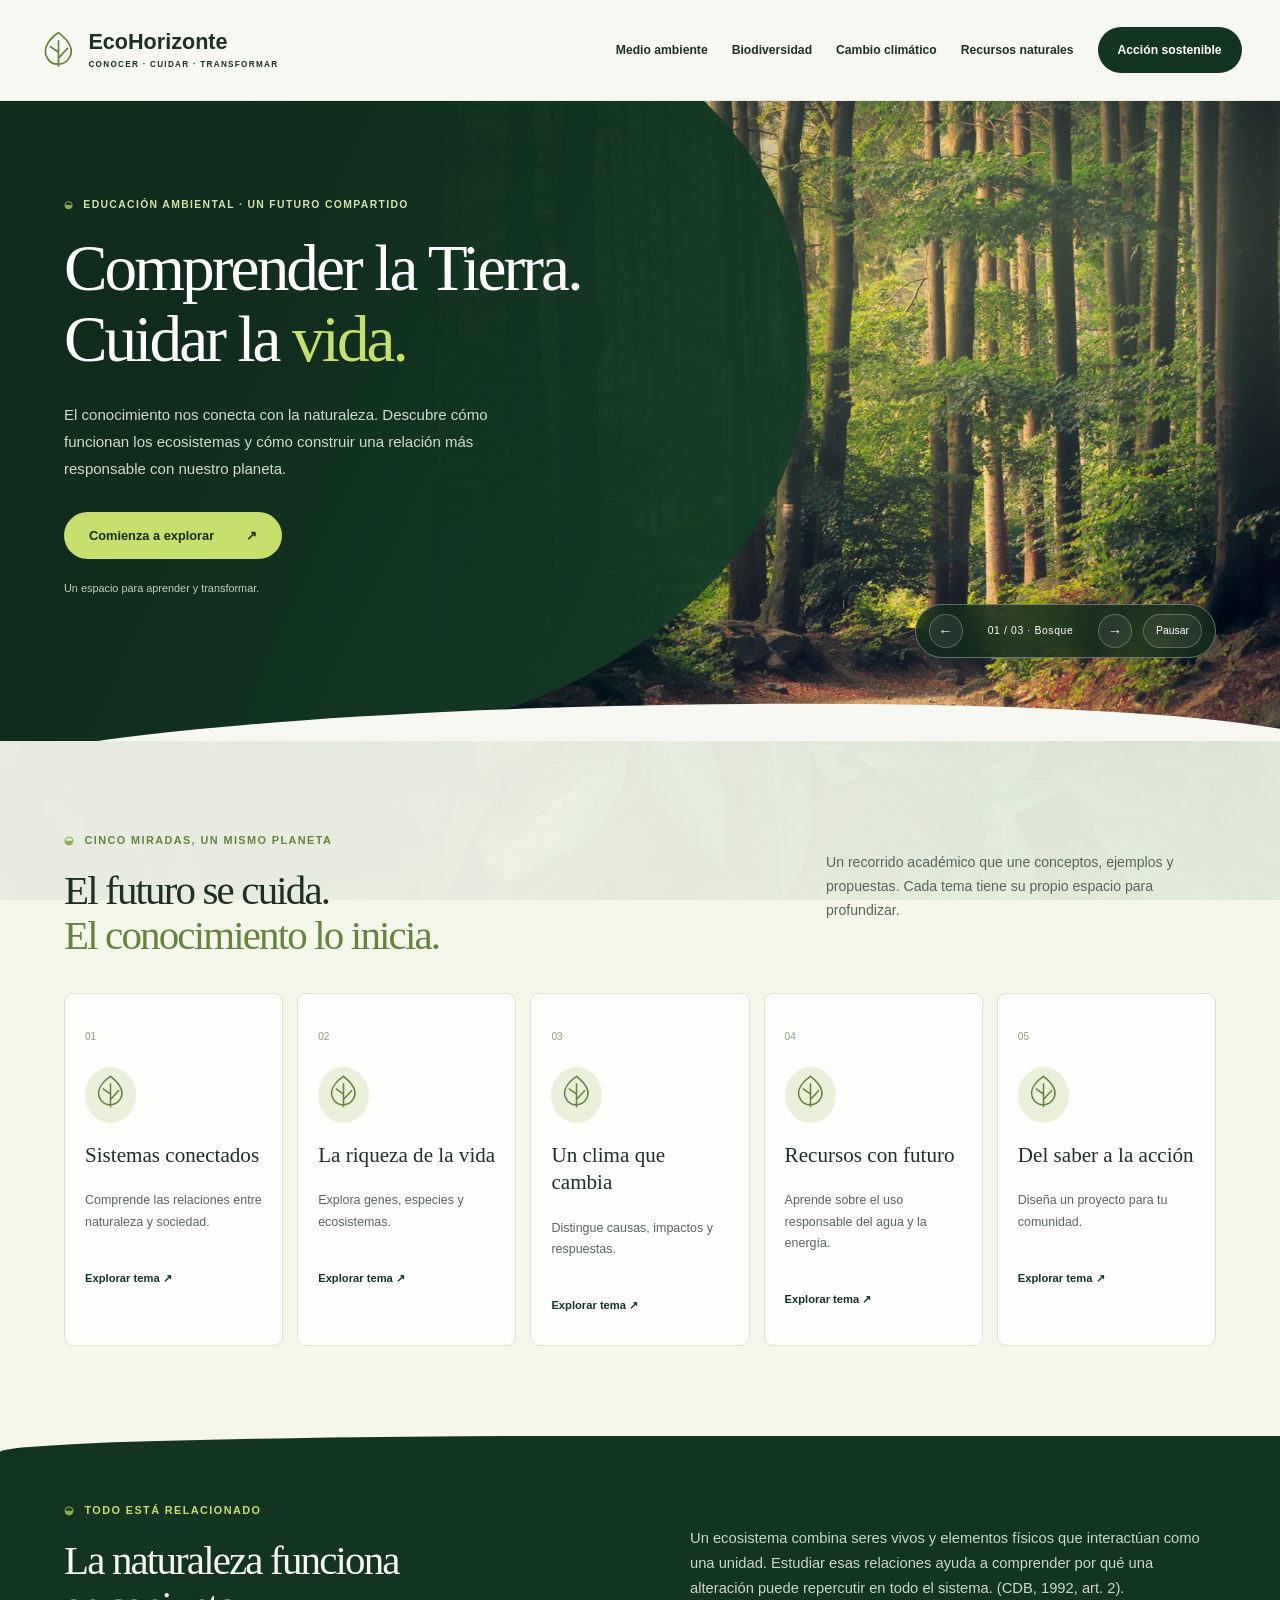
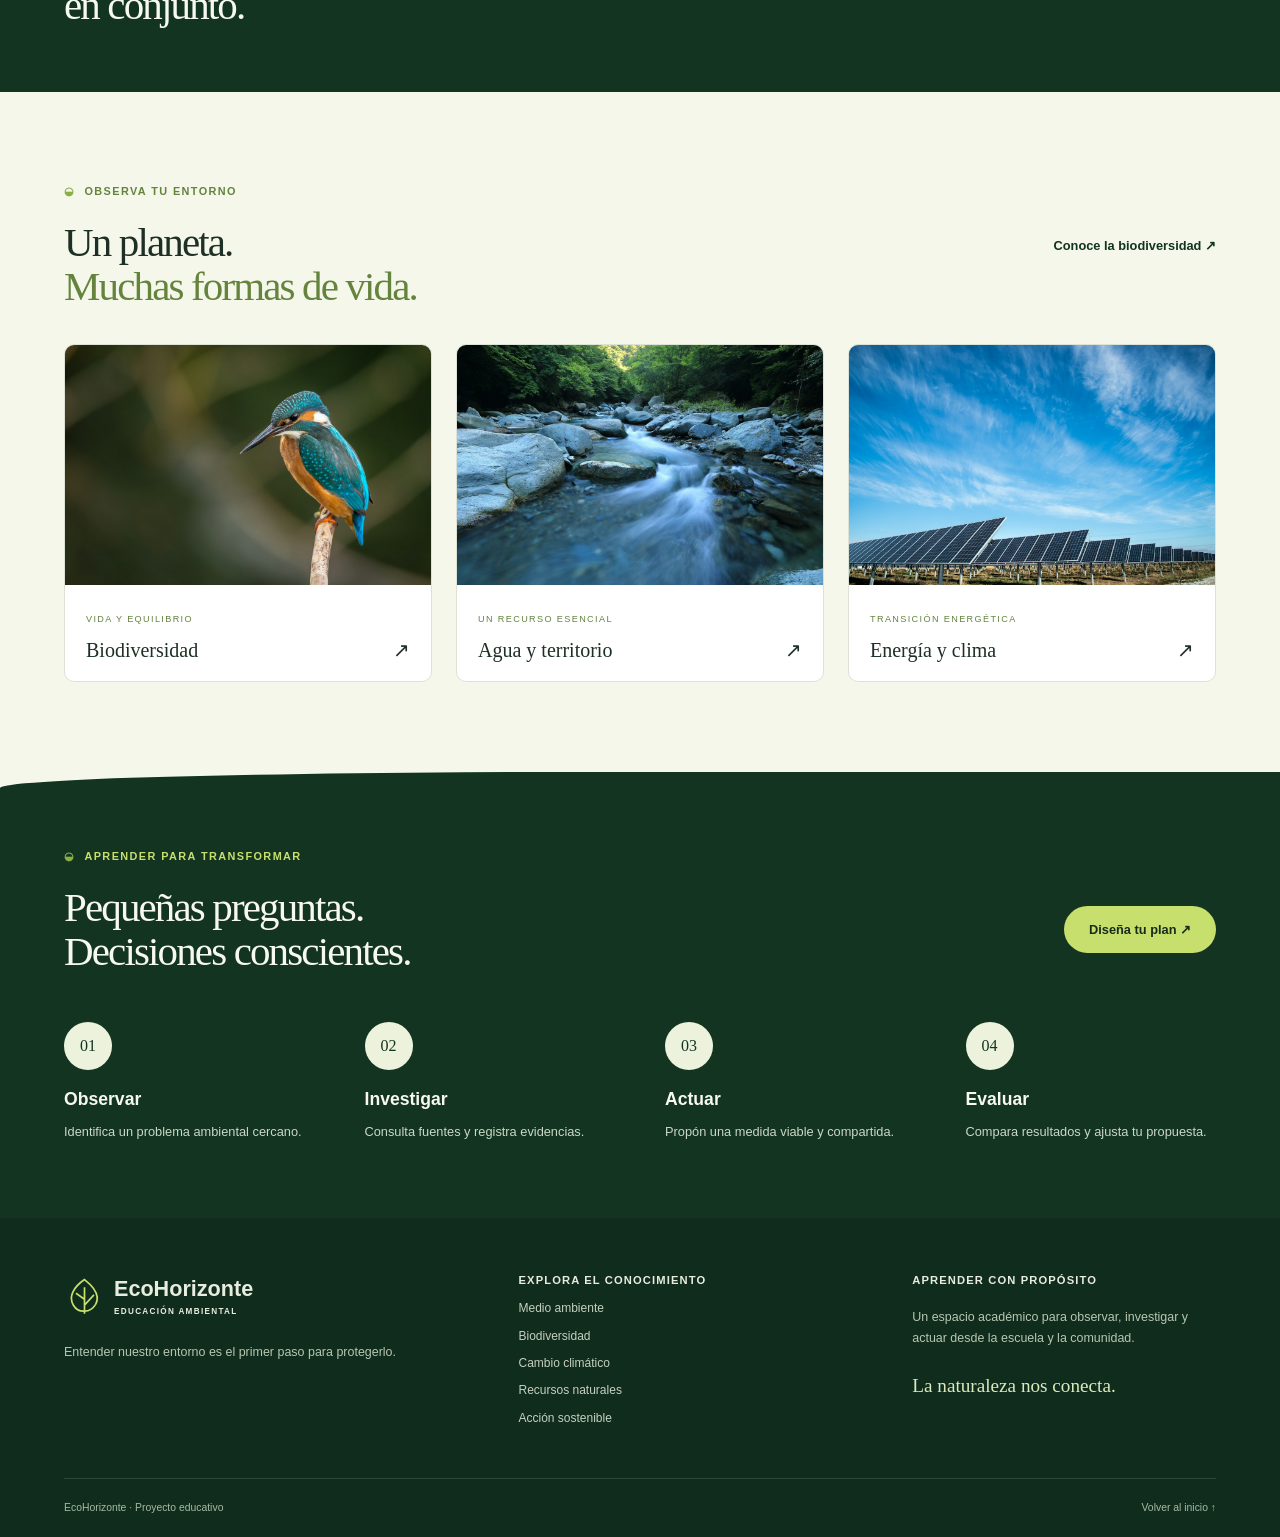
<file: index.html>
<!doctype html><html lang="es"><head><meta charset="utf-8"><meta name="viewport" content="width=device-width,initial-scale=1"><meta name="description" content="EcoHorizonte: educación ambiental, biodiversidad, clima y prácticas sostenibles."><meta name="theme-color" content="#123421"><title>Inicio | EcoHorizonte</title><link rel="icon" href="assets/favicon.svg" type="image/svg+xml"><link rel="stylesheet" href="styles.css"><script src="script.js" defer></script></head><body><div class="ambient-background" aria-hidden="true"></div><a class="skip" href="#contenido">Saltar al contenido</a><header><div class="navwrap"><a class="brand" href="index.html" aria-label="EcoHorizonte, inicio"><svg viewBox="0 0 48 48" fill="none" aria-hidden="true"><path d="M24 3C11 12 5 23 11 33c6 10 20 9 26-1C43 21 33 10 24 3Z" stroke="currentColor" stroke-width="2"/><path d="M24 12v31M24 26 14 19m10 14 11-12" stroke="currentColor" stroke-width="2"/></svg><span>EcoHorizonte<small>CONOCER · CUIDAR · TRANSFORMAR</small></span></a><button class="menu-toggle" aria-expanded="false" aria-controls="menu">Menú <span aria-hidden="true">☰</span></button><nav id="menu" aria-label="Navegación principal"><a href="medio-ambiente.html" >Medio ambiente</a><a href="biodiversidad.html" >Biodiversidad</a><a href="cambio-climatico.html" >Cambio climático</a><a href="recursos-naturales.html" >Recursos naturales</a><a href="accion-sostenible.html" >Acción sostenible</a></nav></div></header><main id="contenido"><section class="hero"><div class="hero-slides" aria-label="Paisajes naturales"><img class="hero-photo active" src="assets/bosque.jpg" alt="Luz del sol atravesando un bosque frondoso"><img class="hero-photo" src="assets/agua.jpg" alt="Agua en un entorno natural" aria-hidden="true"><img class="hero-photo" src="assets/hojas.jpg" alt="Detalle de hojas verdes" aria-hidden="true"></div><div class="nature-haze" aria-hidden="true"></div><div class="hero-shape"></div><div class="wrap hero-content"><p class="eyebrow">EDUCACIÓN AMBIENTAL · UN FUTURO COMPARTIDO</p><h1>Comprender la Tierra.<br>Cuidar la <em>vida.</em></h1><p>El conocimiento nos conecta con la naturaleza. Descubre cómo funcionan los ecosistemas y cómo construir una relación más responsable con nuestro planeta.</p><a class="button" href="medio-ambiente.html">Comienza a explorar <span>↗</span></a><span class="hero-note">Un espacio para aprender y transformar.</span></div><div class="landscape-controls"><button class="landscape-prev" aria-label="Paisaje anterior">←</button><span class="landscape-label" aria-live="polite">01 / 03 · Bosque</span><button class="landscape-next" aria-label="Paisaje siguiente">→</button><button class="landscape-pause" aria-label="Pausar cambio de paisajes" aria-pressed="false">Pausar</button></div><div class="wave"></div></section><section class="wrap section"><div class="section-heading"><div><p class="eyebrow">CINCO MIRADAS, UN MISMO PLANETA</p><h2>El futuro se cuida.<br><em>El conocimiento lo inicia.</em></h2></div><p>Un recorrido académico que une conceptos, ejemplos y propuestas. Cada tema tiene su propio espacio para profundizar.</p></div><div class="topic-grid"><a class="topic" href="medio-ambiente.html"><span class="topic-num">01</span><span class="topic-leaf"><svg viewBox="0 0 48 48" fill="none" aria-hidden="true"><path d="M24 3C11 12 5 23 11 33c6 10 20 9 26-1C43 21 33 10 24 3Z" stroke="currentColor" stroke-width="2"/><path d="M24 12v31M24 26 14 19m10 14 11-12" stroke="currentColor" stroke-width="2"/></svg></span><h3>Sistemas conectados</h3><p>Comprende las relaciones entre naturaleza y sociedad.</p><span class="text-link">Explorar tema ↗</span></a><a class="topic" href="biodiversidad.html"><span class="topic-num">02</span><span class="topic-leaf"><svg viewBox="0 0 48 48" fill="none" aria-hidden="true"><path d="M24 3C11 12 5 23 11 33c6 10 20 9 26-1C43 21 33 10 24 3Z" stroke="currentColor" stroke-width="2"/><path d="M24 12v31M24 26 14 19m10 14 11-12" stroke="currentColor" stroke-width="2"/></svg></span><h3>La riqueza de la vida</h3><p>Explora genes, especies y ecosistemas.</p><span class="text-link">Explorar tema ↗</span></a><a class="topic" href="cambio-climatico.html"><span class="topic-num">03</span><span class="topic-leaf"><svg viewBox="0 0 48 48" fill="none" aria-hidden="true"><path d="M24 3C11 12 5 23 11 33c6 10 20 9 26-1C43 21 33 10 24 3Z" stroke="currentColor" stroke-width="2"/><path d="M24 12v31M24 26 14 19m10 14 11-12" stroke="currentColor" stroke-width="2"/></svg></span><h3>Un clima que cambia</h3><p>Distingue causas, impactos y respuestas.</p><span class="text-link">Explorar tema ↗</span></a><a class="topic" href="recursos-naturales.html"><span class="topic-num">04</span><span class="topic-leaf"><svg viewBox="0 0 48 48" fill="none" aria-hidden="true"><path d="M24 3C11 12 5 23 11 33c6 10 20 9 26-1C43 21 33 10 24 3Z" stroke="currentColor" stroke-width="2"/><path d="M24 12v31M24 26 14 19m10 14 11-12" stroke="currentColor" stroke-width="2"/></svg></span><h3>Recursos con futuro</h3><p>Aprende sobre el uso responsable del agua y la energía.</p><span class="text-link">Explorar tema ↗</span></a><a class="topic" href="accion-sostenible.html"><span class="topic-num">05</span><span class="topic-leaf"><svg viewBox="0 0 48 48" fill="none" aria-hidden="true"><path d="M24 3C11 12 5 23 11 33c6 10 20 9 26-1C43 21 33 10 24 3Z" stroke="currentColor" stroke-width="2"/><path d="M24 12v31M24 26 14 19m10 14 11-12" stroke="currentColor" stroke-width="2"/></svg></span><h3>Del saber a la acción</h3><p>Diseña un proyecto para tu comunidad.</p><span class="text-link">Explorar tema ↗</span></a></div></section><section class="dark-band"><div class="wrap band-grid"><div><p class="eyebrow">TODO ESTÁ RELACIONADO</p><h2>La naturaleza funciona<br>en conjunto.</h2></div><p>Un ecosistema combina seres vivos y elementos físicos que interactúan como una unidad. Estudiar esas relaciones ayuda a comprender por qué una alteración puede repercutir en todo el sistema. (CDB, 1992, art. 2).</p></div></section><section class="wrap section"><div class="section-heading"><div><p class="eyebrow">OBSERVA TU ENTORNO</p><h2>Un planeta.<br><em>Muchas formas de vida.</em></h2></div><a class="text-link" href="biodiversidad.html">Conoce la biodiversidad ↗</a></div><div class="photo-grid"><a class="photo-card" href="biodiversidad.html"><img loading="lazy" src="assets/biodiversidad.jpg" alt="Ave en su entorno natural"><div><small>VIDA Y EQUILIBRIO</small><h3>Biodiversidad <span>↗</span></h3></div></a><a class="photo-card" href="recursos-naturales.html"><img loading="lazy" src="assets/agua.jpg" alt="Paisaje natural con agua"><div><small>UN RECURSO ESENCIAL</small><h3>Agua y territorio <span>↗</span></h3></div></a><a class="photo-card" href="cambio-climatico.html"><img loading="lazy" src="assets/energia.jpg" alt="Paneles solares para generar electricidad"><div><small>TRANSICIÓN ENERGÉTICA</small><h3>Energía y clima <span>↗</span></h3></div></a></div></section><section class="process dark-band"><div class="wrap"><p class="eyebrow">APRENDER PARA TRANSFORMAR</p><div class="section-heading"><h2>Pequeñas preguntas.<br>Decisiones conscientes.</h2><a class="button" href="accion-sostenible.html">Diseña tu plan ↗</a></div><div class="steps"><div><span>01</span><h3>Observar</h3><p>Identifica un problema ambiental cercano.</p></div><div><span>02</span><h3>Investigar</h3><p>Consulta fuentes y registra evidencias.</p></div><div><span>03</span><h3>Actuar</h3><p>Propón una medida viable y compartida.</p></div><div><span>04</span><h3>Evaluar</h3><p>Compara resultados y ajusta tu propuesta.</p></div></div></div></section></main><footer><div class="wrap footer-grid"><div><a class="brand" href="index.html"><svg viewBox="0 0 48 48" fill="none" aria-hidden="true"><path d="M24 3C11 12 5 23 11 33c6 10 20 9 26-1C43 21 33 10 24 3Z" stroke="currentColor" stroke-width="2"/><path d="M24 12v31M24 26 14 19m10 14 11-12" stroke="currentColor" stroke-width="2"/></svg><span>EcoHorizonte<small>EDUCACIÓN AMBIENTAL</small></span></a><p>Entender nuestro entorno es el primer paso para protegerlo.</p></div><div><h3>Explora el conocimiento</h3><div class="footer-links"><a href="medio-ambiente.html" >Medio ambiente</a><a href="biodiversidad.html" >Biodiversidad</a><a href="cambio-climatico.html" >Cambio climático</a><a href="recursos-naturales.html" >Recursos naturales</a><a href="accion-sostenible.html" >Acción sostenible</a></div></div><div><h3>Aprender con propósito</h3><p>Un espacio académico para observar, investigar y actuar desde la escuela y la comunidad.</p><span class="footer-tag">La naturaleza nos conecta.</span></div></div><div class="wrap footer-bottom"><span>EcoHorizonte · Proyecto educativo</span><a href="index.html">Volver al inicio ↑</a></div></footer></body></html>
</file>
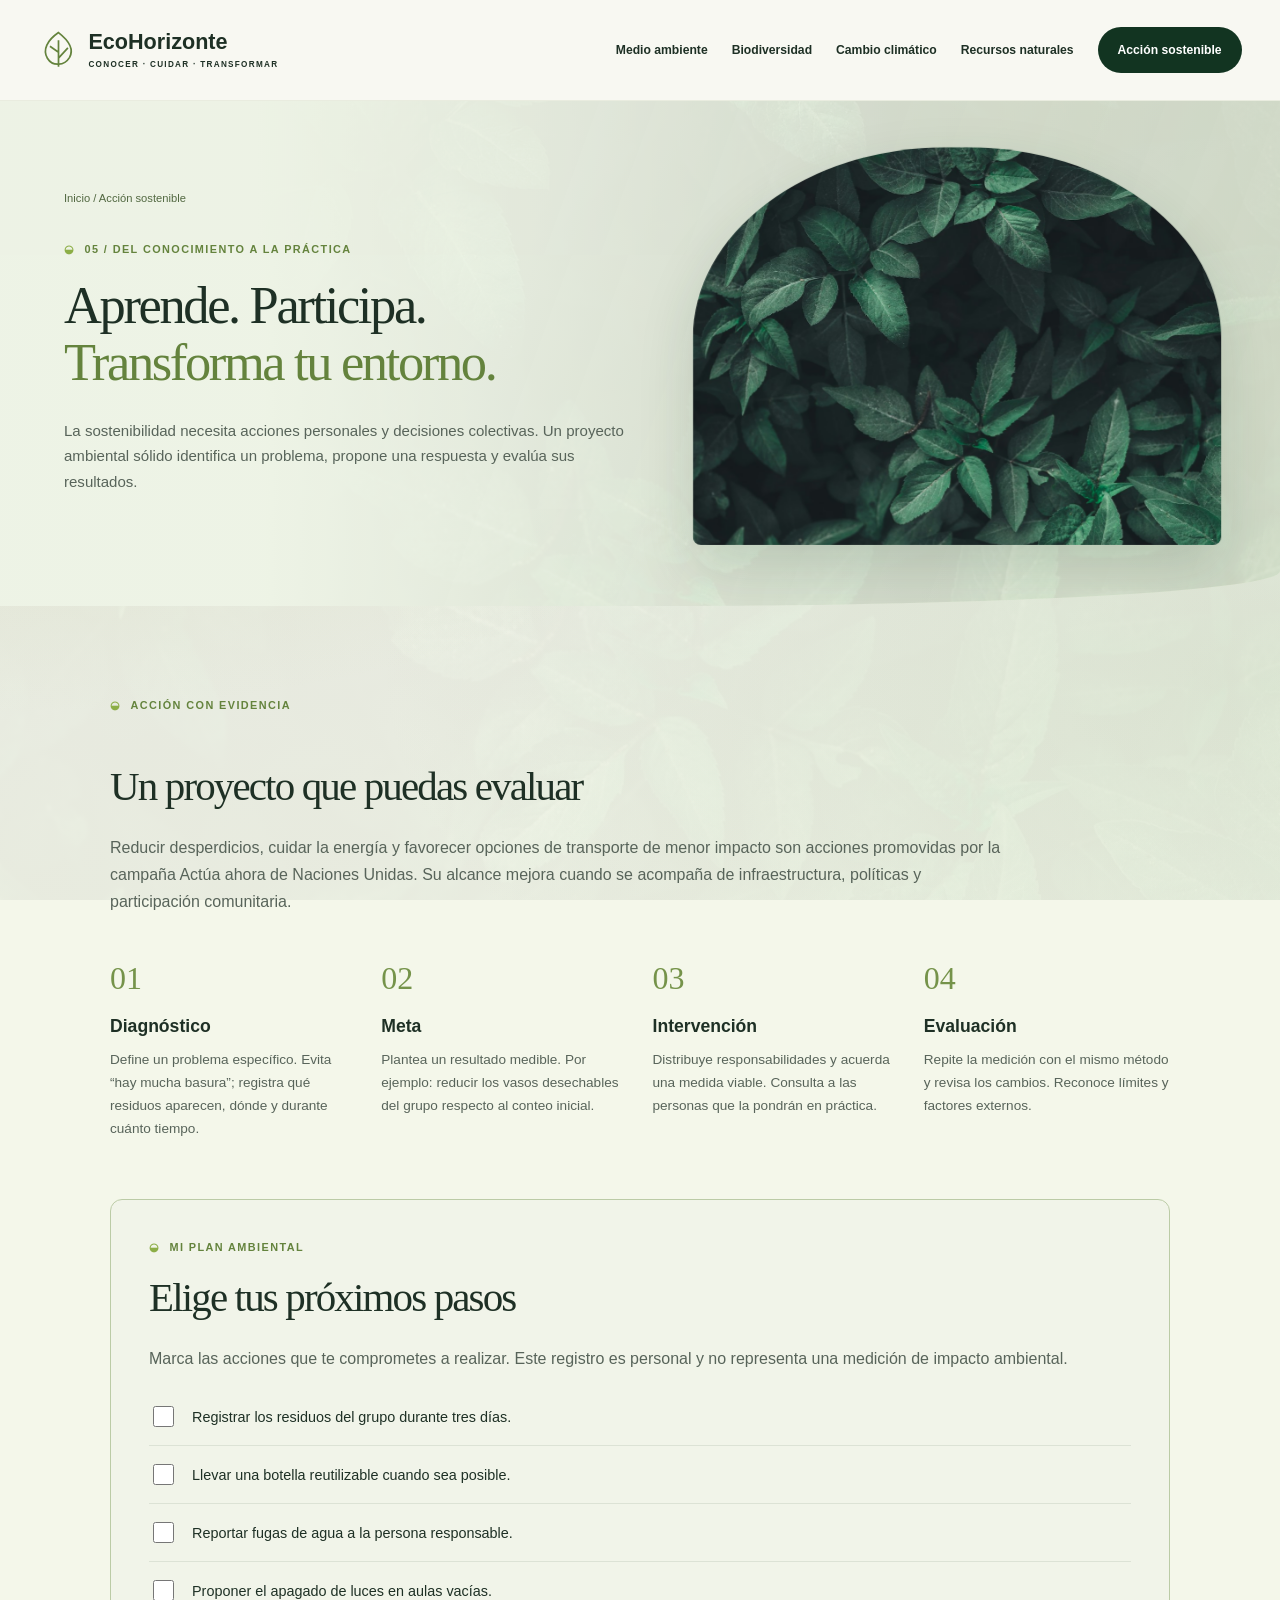
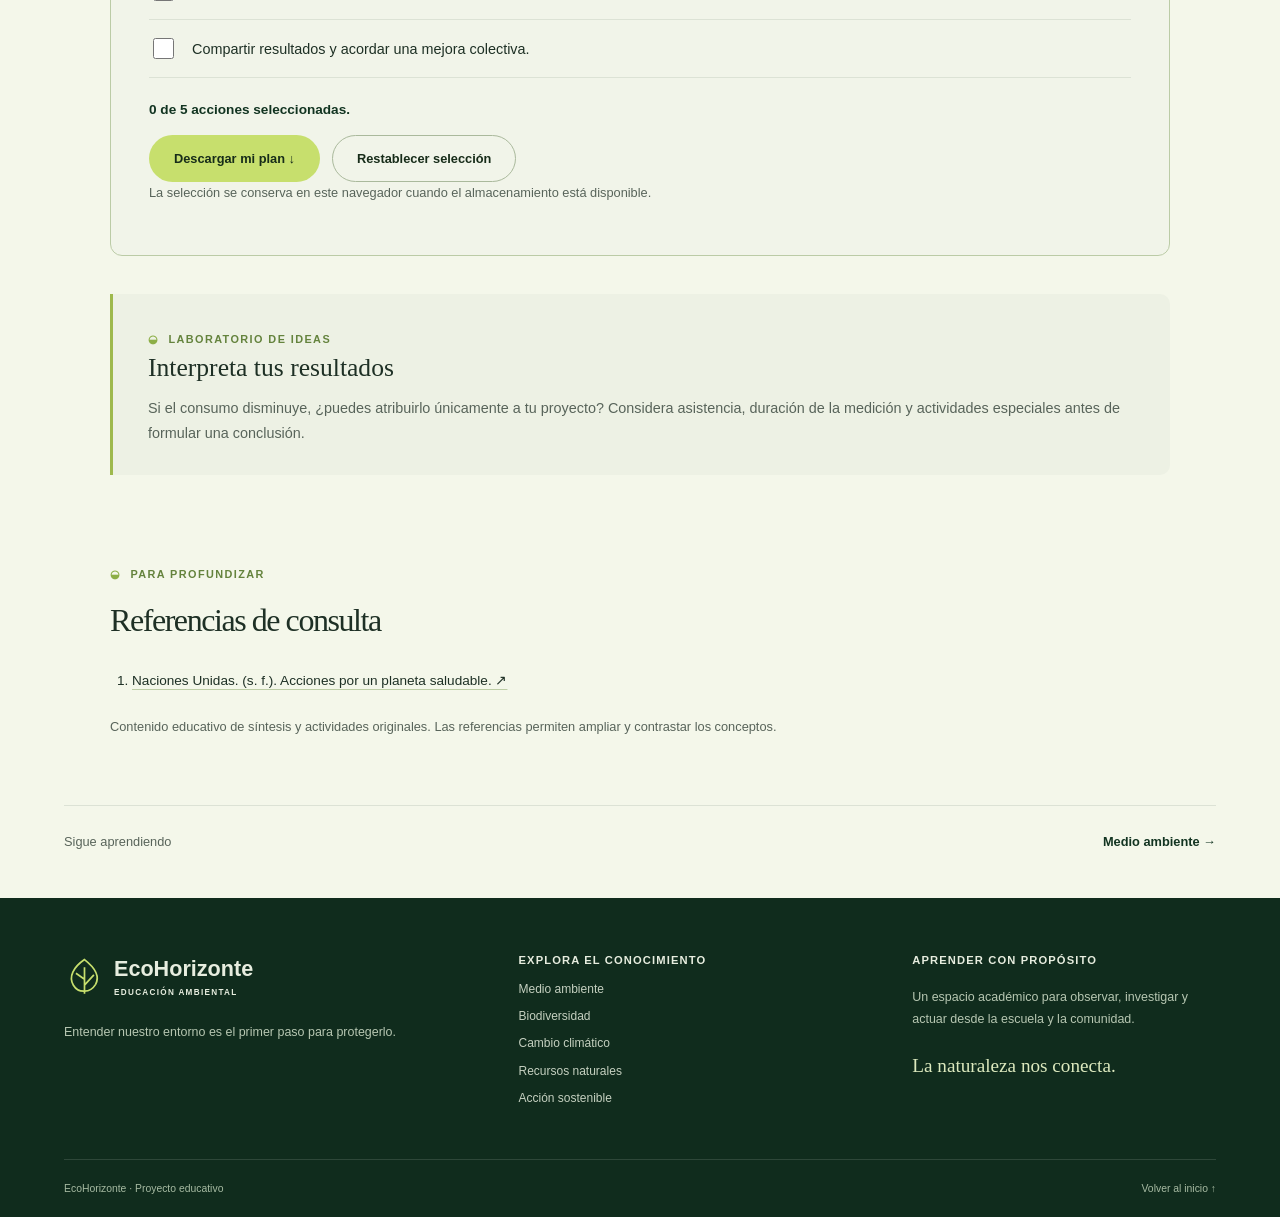
<file: accion-sostenible.html>
<!doctype html><html lang="es"><head><meta charset="utf-8"><meta name="viewport" content="width=device-width,initial-scale=1"><meta name="description" content="EcoHorizonte: educación ambiental, biodiversidad, clima y prácticas sostenibles."><meta name="theme-color" content="#123421"><title>Acción sostenible | EcoHorizonte</title><link rel="icon" href="assets/favicon.svg" type="image/svg+xml"><link rel="stylesheet" href="styles.css"><script src="script.js" defer></script></head><body><div class="ambient-background" aria-hidden="true"></div><a class="skip" href="#contenido">Saltar al contenido</a><header><div class="navwrap"><a class="brand" href="index.html" aria-label="EcoHorizonte, inicio"><svg viewBox="0 0 48 48" fill="none" aria-hidden="true"><path d="M24 3C11 12 5 23 11 33c6 10 20 9 26-1C43 21 33 10 24 3Z" stroke="currentColor" stroke-width="2"/><path d="M24 12v31M24 26 14 19m10 14 11-12" stroke="currentColor" stroke-width="2"/></svg><span>EcoHorizonte<small>CONOCER · CUIDAR · TRANSFORMAR</small></span></a><button class="menu-toggle" aria-expanded="false" aria-controls="menu">Menú <span aria-hidden="true">☰</span></button><nav id="menu" aria-label="Navegación principal"><a href="medio-ambiente.html" >Medio ambiente</a><a href="biodiversidad.html" >Biodiversidad</a><a href="cambio-climatico.html" >Cambio climático</a><a href="recursos-naturales.html" >Recursos naturales</a><a href="accion-sostenible.html" aria-current="page">Acción sostenible</a></nav></div></header><main id="contenido"><section class="page-hero"><div class="wrap page-hero-grid"><div><a class="breadcrumb" href="index.html">Inicio / Acción sostenible</a><p class="eyebrow">05 / DEL CONOCIMIENTO A LA PRÁCTICA</p><h1>Aprende. Participa.<br><em>Transforma tu entorno.</em></h1><p>La sostenibilidad necesita acciones personales y decisiones colectivas. Un proyecto ambiental sólido identifica un problema, propone una respuesta y evalúa sus resultados.</p></div><img src="assets/hojas.jpg" alt="Hojas verdes iluminadas"></div></section><section class="wrap section article-content"><p class="eyebrow">ACCIÓN CON EVIDENCIA</p><h2>Un proyecto que puedas evaluar</h2><p>Reducir desperdicios, cuidar la energía y favorecer opciones de transporte de menor impacto son acciones promovidas por la campaña Actúa ahora de Naciones Unidas. Su alcance mejora cuando se acompaña de infraestructura, políticas y participación comunitaria.</p><div class="project-steps"><article><span>01</span><h3>Diagnóstico</h3><p>Define un problema específico. Evita “hay mucha basura”; registra qué residuos aparecen, dónde y durante cuánto tiempo.</p></article><article><span>02</span><h3>Meta</h3><p>Plantea un resultado medible. Por ejemplo: reducir los vasos desechables del grupo respecto al conteo inicial.</p></article><article><span>03</span><h3>Intervención</h3><p>Distribuye responsabilidades y acuerda una medida viable. Consulta a las personas que la pondrán en práctica.</p></article><article><span>04</span><h3>Evaluación</h3><p>Repite la medición con el mismo método y revisa los cambios. Reconoce límites y factores externos.</p></article></div><section class="planner"><p class="eyebrow">MI PLAN AMBIENTAL</p><h2>Elige tus próximos pasos</h2><p>Marca las acciones que te comprometes a realizar. Este registro es personal y no representa una medición de impacto ambiental.</p><div id="plan-options"><label class="check-row"><input type="checkbox" value="0"><span>Registrar los residuos del grupo durante tres días.</span></label><label class="check-row"><input type="checkbox" value="1"><span>Llevar una botella reutilizable cuando sea posible.</span></label><label class="check-row"><input type="checkbox" value="2"><span>Reportar fugas de agua a la persona responsable.</span></label><label class="check-row"><input type="checkbox" value="3"><span>Proponer el apagado de luces en aulas vacías.</span></label><label class="check-row"><input type="checkbox" value="4"><span>Compartir resultados y acordar una mejora colectiva.</span></label></div><p id="plan-status" role="status" aria-live="polite"></p><div class="button-row"><button class="button" id="download-plan">Descargar mi plan ↓</button><button class="button secondary" id="reset-plan">Restablecer selección</button></div><p class="small" id="storage-note">La selección se conserva en este navegador cuando el almacenamiento está disponible.</p></section><aside class="activity"><span class="eyebrow">LABORATORIO DE IDEAS</span><h3>Interpreta tus resultados</h3><p>Si el consumo disminuye, ¿puedes atribuirlo únicamente a tu proyecto? Considera asistencia, duración de la medición y actividades especiales antes de formular una conclusión.</p></aside></section><section class="references wrap"><p class="eyebrow">PARA PROFUNDIZAR</p><h2>Referencias de consulta</h2><ol><li><a href="https://www.un.org/es/actnow/ten-actions" target="_blank" rel="noopener noreferrer">Naciones Unidas. (s. f.). Acciones por un planeta saludable. ↗</a></li></ol><p class="small">Contenido educativo de síntesis y actividades originales. Las referencias permiten ampliar y contrastar los conceptos.</p></section><div class="wrap next-page"><span>Sigue aprendiendo</span><a class="text-link" href="medio-ambiente.html">Medio ambiente →</a></div></main><footer><div class="wrap footer-grid"><div><a class="brand" href="index.html"><svg viewBox="0 0 48 48" fill="none" aria-hidden="true"><path d="M24 3C11 12 5 23 11 33c6 10 20 9 26-1C43 21 33 10 24 3Z" stroke="currentColor" stroke-width="2"/><path d="M24 12v31M24 26 14 19m10 14 11-12" stroke="currentColor" stroke-width="2"/></svg><span>EcoHorizonte<small>EDUCACIÓN AMBIENTAL</small></span></a><p>Entender nuestro entorno es el primer paso para protegerlo.</p></div><div><h3>Explora el conocimiento</h3><div class="footer-links"><a href="medio-ambiente.html" >Medio ambiente</a><a href="biodiversidad.html" >Biodiversidad</a><a href="cambio-climatico.html" >Cambio climático</a><a href="recursos-naturales.html" >Recursos naturales</a><a href="accion-sostenible.html" aria-current="page">Acción sostenible</a></div></div><div><h3>Aprender con propósito</h3><p>Un espacio académico para observar, investigar y actuar desde la escuela y la comunidad.</p><span class="footer-tag">La naturaleza nos conecta.</span></div></div><div class="wrap footer-bottom"><span>EcoHorizonte · Proyecto educativo</span><a href="index.html">Volver al inicio ↑</a></div></footer></body></html>
</file>
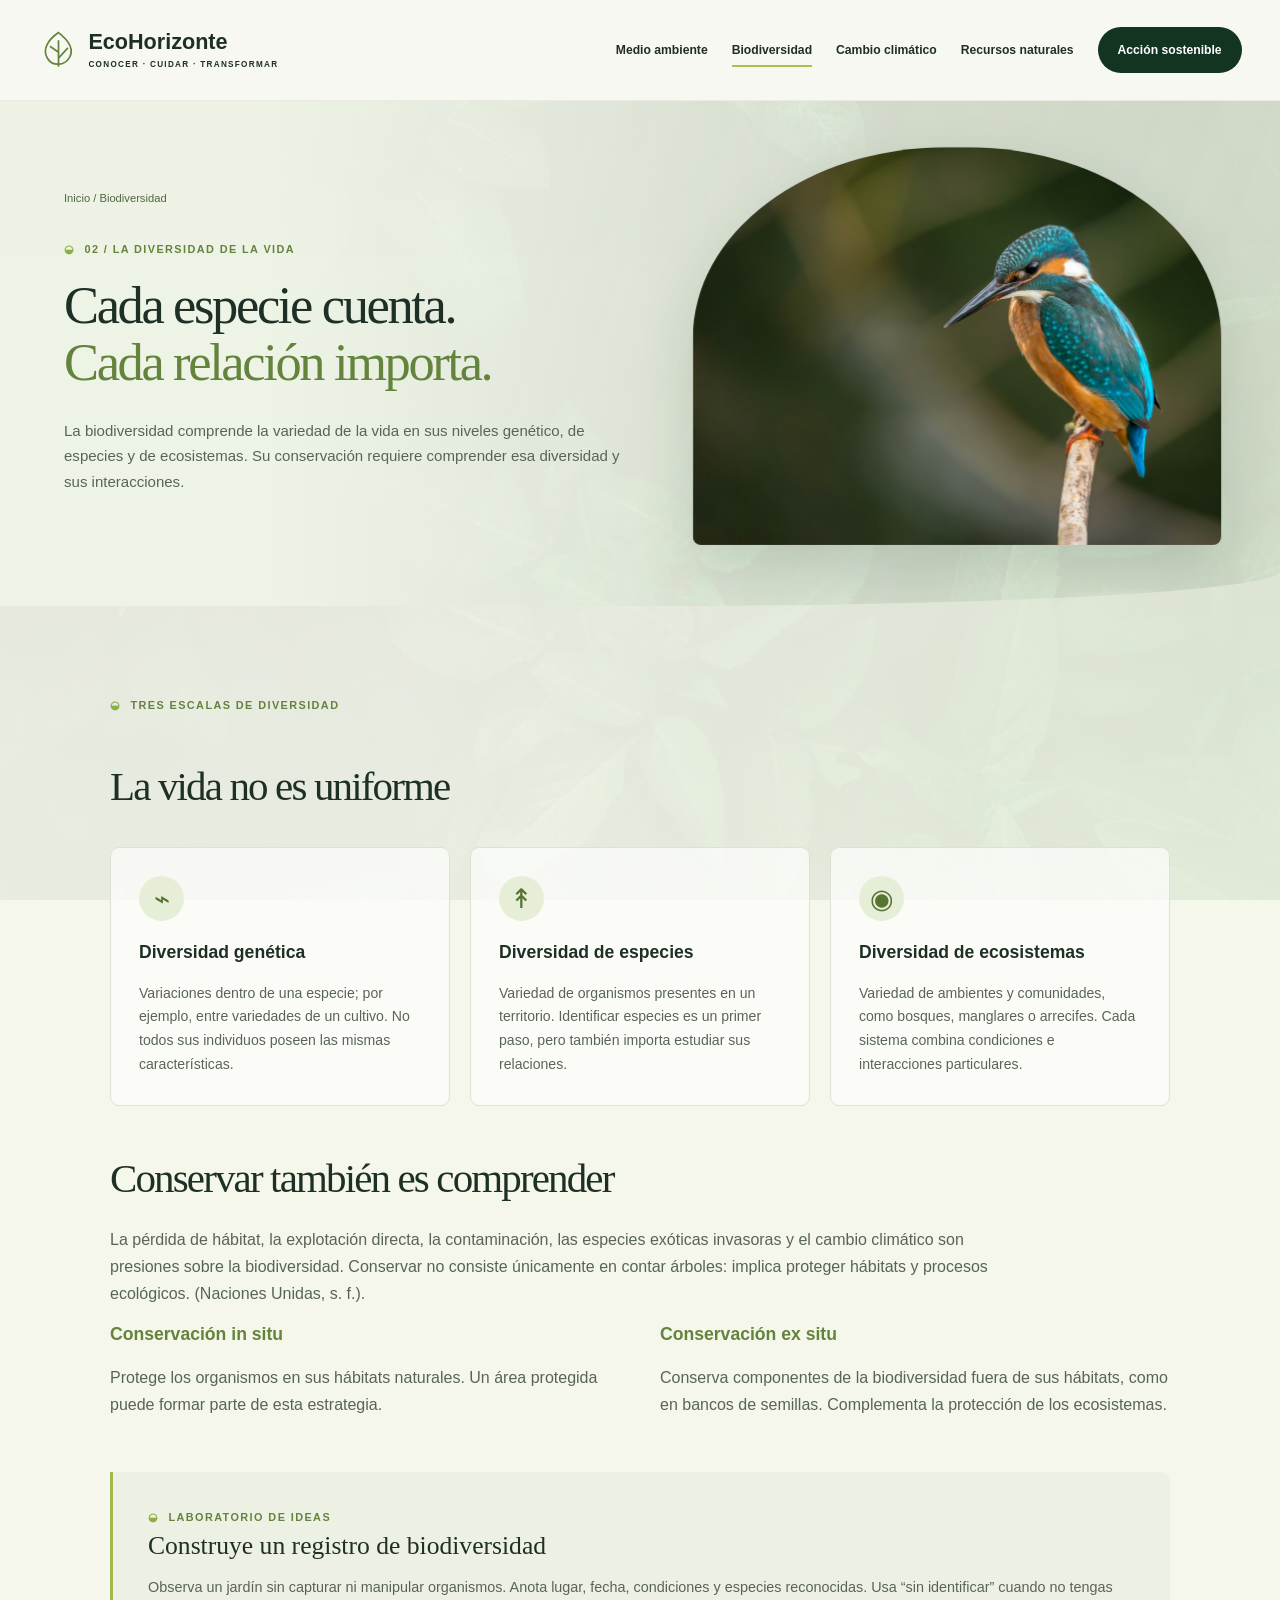
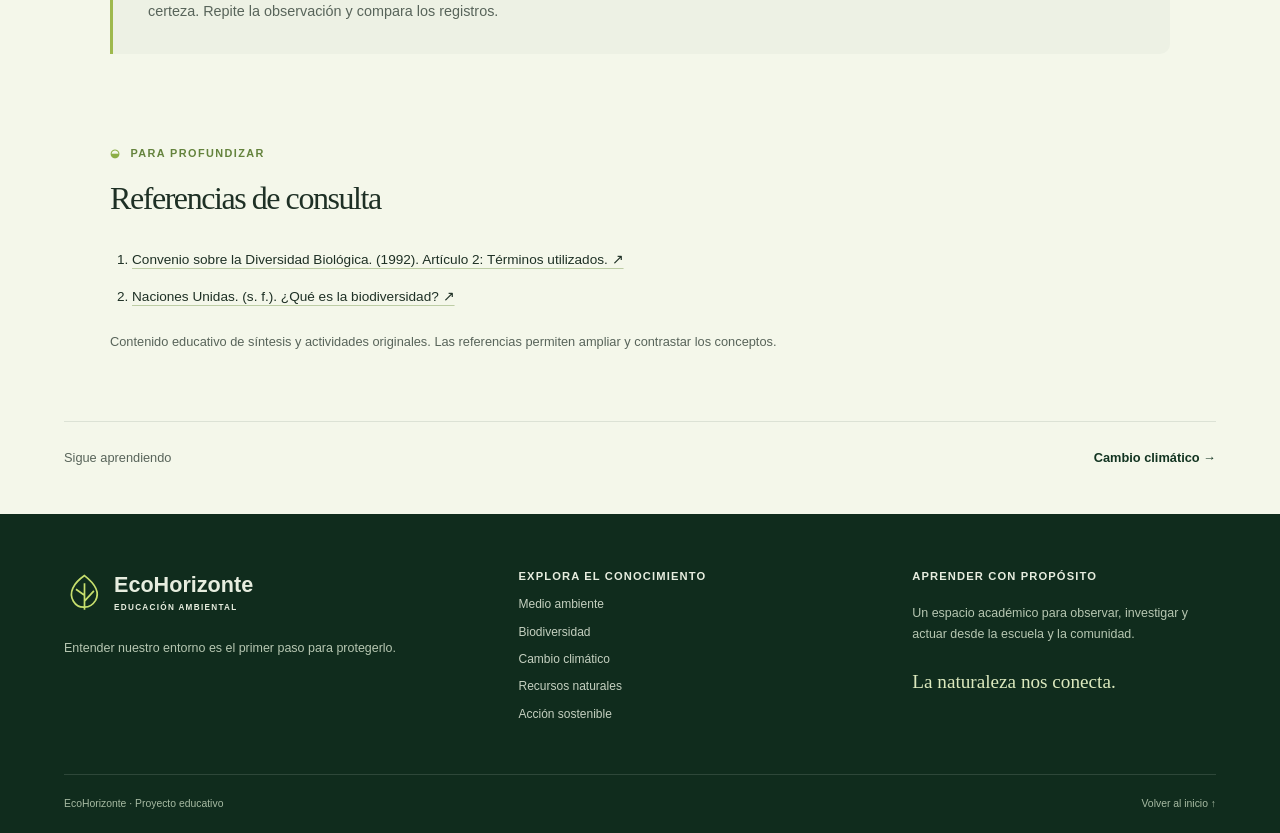
<file: biodiversidad.html>
<!doctype html><html lang="es"><head><meta charset="utf-8"><meta name="viewport" content="width=device-width,initial-scale=1"><meta name="description" content="EcoHorizonte: educación ambiental, biodiversidad, clima y prácticas sostenibles."><meta name="theme-color" content="#123421"><title>Biodiversidad | EcoHorizonte</title><link rel="icon" href="assets/favicon.svg" type="image/svg+xml"><link rel="stylesheet" href="styles.css"><script src="script.js" defer></script></head><body><div class="ambient-background" aria-hidden="true"></div><a class="skip" href="#contenido">Saltar al contenido</a><header><div class="navwrap"><a class="brand" href="index.html" aria-label="EcoHorizonte, inicio"><svg viewBox="0 0 48 48" fill="none" aria-hidden="true"><path d="M24 3C11 12 5 23 11 33c6 10 20 9 26-1C43 21 33 10 24 3Z" stroke="currentColor" stroke-width="2"/><path d="M24 12v31M24 26 14 19m10 14 11-12" stroke="currentColor" stroke-width="2"/></svg><span>EcoHorizonte<small>CONOCER · CUIDAR · TRANSFORMAR</small></span></a><button class="menu-toggle" aria-expanded="false" aria-controls="menu">Menú <span aria-hidden="true">☰</span></button><nav id="menu" aria-label="Navegación principal"><a href="medio-ambiente.html" >Medio ambiente</a><a href="biodiversidad.html" aria-current="page">Biodiversidad</a><a href="cambio-climatico.html" >Cambio climático</a><a href="recursos-naturales.html" >Recursos naturales</a><a href="accion-sostenible.html" >Acción sostenible</a></nav></div></header><main id="contenido"><section class="page-hero"><div class="wrap page-hero-grid"><div><a class="breadcrumb" href="index.html">Inicio / Biodiversidad</a><p class="eyebrow">02 / LA DIVERSIDAD DE LA VIDA</p><h1>Cada especie cuenta.<br><em>Cada relación importa.</em></h1><p>La biodiversidad comprende la variedad de la vida en sus niveles genético, de especies y de ecosistemas. Su conservación requiere comprender esa diversidad y sus interacciones.</p></div><img src="assets/biodiversidad.jpg" alt="Ave entre ramas en un ambiente natural"></div></section><section class="wrap section article-content"><p class="eyebrow">TRES ESCALAS DE DIVERSIDAD</p><h2>La vida no es uniforme</h2><div class="concept-grid"><article class="concept"><span class="icon">⌁</span><h3>Diversidad genética</h3><p>Variaciones dentro de una especie; por ejemplo, entre variedades de un cultivo. No todos sus individuos poseen las mismas características.</p></article><article class="concept"><span class="icon">↟</span><h3>Diversidad de especies</h3><p>Variedad de organismos presentes en un territorio. Identificar especies es un primer paso, pero también importa estudiar sus relaciones.</p></article><article class="concept"><span class="icon">◉</span><h3>Diversidad de ecosistemas</h3><p>Variedad de ambientes y comunidades, como bosques, manglares o arrecifes. Cada sistema combina condiciones e interacciones particulares.</p></article></div><h2>Conservar también es comprender</h2><p>La pérdida de hábitat, la explotación directa, la contaminación, las especies exóticas invasoras y el cambio climático son presiones sobre la biodiversidad. Conservar no consiste únicamente en contar árboles: implica proteger hábitats y procesos ecológicos. (Naciones Unidas, s. f.).</p><div class="reading-columns"><article><h3>Conservación in situ</h3><p>Protege los organismos en sus hábitats naturales. Un área protegida puede formar parte de esta estrategia.</p></article><article><h3>Conservación ex situ</h3><p>Conserva componentes de la biodiversidad fuera de sus hábitats, como en bancos de semillas. Complementa la protección de los ecosistemas.</p></article></div><aside class="activity"><span class="eyebrow">LABORATORIO DE IDEAS</span><h3>Construye un registro de biodiversidad</h3><p>Observa un jardín sin capturar ni manipular organismos. Anota lugar, fecha, condiciones y especies reconocidas. Usa “sin identificar” cuando no tengas certeza. Repite la observación y compara los registros.</p></aside></section><section class="references wrap"><p class="eyebrow">PARA PROFUNDIZAR</p><h2>Referencias de consulta</h2><ol><li><a href="https://www.cbd.int/convention/articles?a=cbd-02" target="_blank" rel="noopener noreferrer">Convenio sobre la Diversidad Biológica. (1992). Artículo 2: Términos utilizados. ↗</a></li><li><a href="https://www.un.org/sustainabledevelopment/es/2023/08/explainer-what-is-biodiversity/" target="_blank" rel="noopener noreferrer">Naciones Unidas. (s. f.). ¿Qué es la biodiversidad? ↗</a></li></ol><p class="small">Contenido educativo de síntesis y actividades originales. Las referencias permiten ampliar y contrastar los conceptos.</p></section><div class="wrap next-page"><span>Sigue aprendiendo</span><a class="text-link" href="cambio-climatico.html">Cambio climático →</a></div></main><footer><div class="wrap footer-grid"><div><a class="brand" href="index.html"><svg viewBox="0 0 48 48" fill="none" aria-hidden="true"><path d="M24 3C11 12 5 23 11 33c6 10 20 9 26-1C43 21 33 10 24 3Z" stroke="currentColor" stroke-width="2"/><path d="M24 12v31M24 26 14 19m10 14 11-12" stroke="currentColor" stroke-width="2"/></svg><span>EcoHorizonte<small>EDUCACIÓN AMBIENTAL</small></span></a><p>Entender nuestro entorno es el primer paso para protegerlo.</p></div><div><h3>Explora el conocimiento</h3><div class="footer-links"><a href="medio-ambiente.html" >Medio ambiente</a><a href="biodiversidad.html" aria-current="page">Biodiversidad</a><a href="cambio-climatico.html" >Cambio climático</a><a href="recursos-naturales.html" >Recursos naturales</a><a href="accion-sostenible.html" >Acción sostenible</a></div></div><div><h3>Aprender con propósito</h3><p>Un espacio académico para observar, investigar y actuar desde la escuela y la comunidad.</p><span class="footer-tag">La naturaleza nos conecta.</span></div></div><div class="wrap footer-bottom"><span>EcoHorizonte · Proyecto educativo</span><a href="index.html">Volver al inicio ↑</a></div></footer></body></html>
</file>
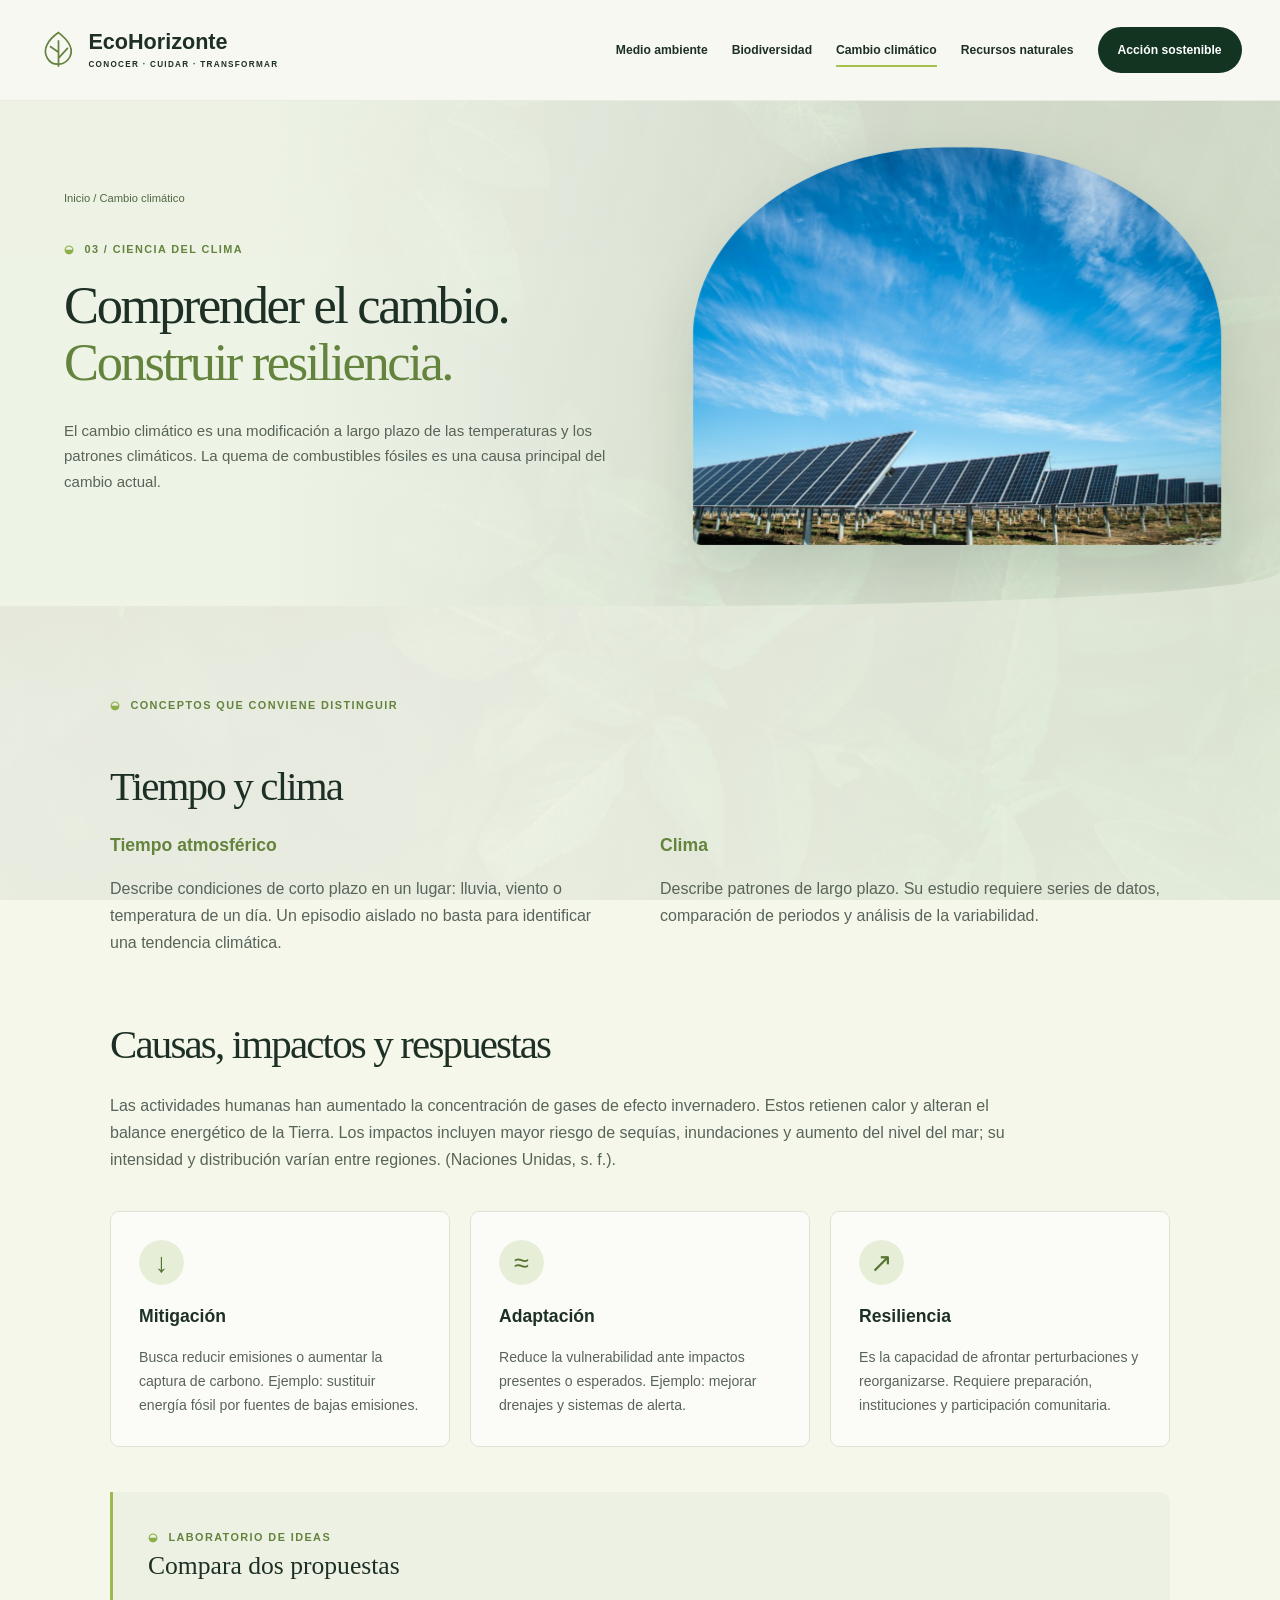
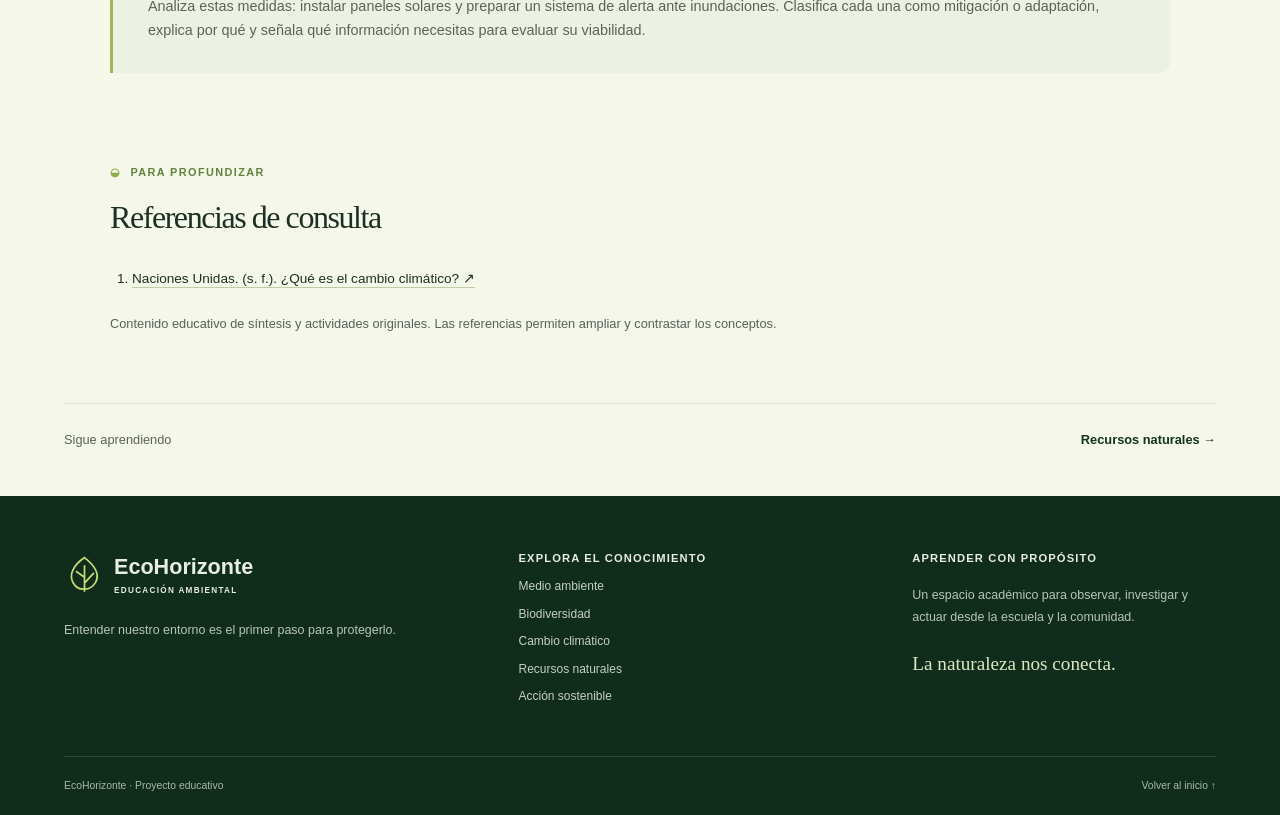
<file: cambio-climatico.html>
<!doctype html><html lang="es"><head><meta charset="utf-8"><meta name="viewport" content="width=device-width,initial-scale=1"><meta name="description" content="EcoHorizonte: educación ambiental, biodiversidad, clima y prácticas sostenibles."><meta name="theme-color" content="#123421"><title>Cambio climático | EcoHorizonte</title><link rel="icon" href="assets/favicon.svg" type="image/svg+xml"><link rel="stylesheet" href="styles.css"><script src="script.js" defer></script></head><body><div class="ambient-background" aria-hidden="true"></div><a class="skip" href="#contenido">Saltar al contenido</a><header><div class="navwrap"><a class="brand" href="index.html" aria-label="EcoHorizonte, inicio"><svg viewBox="0 0 48 48" fill="none" aria-hidden="true"><path d="M24 3C11 12 5 23 11 33c6 10 20 9 26-1C43 21 33 10 24 3Z" stroke="currentColor" stroke-width="2"/><path d="M24 12v31M24 26 14 19m10 14 11-12" stroke="currentColor" stroke-width="2"/></svg><span>EcoHorizonte<small>CONOCER · CUIDAR · TRANSFORMAR</small></span></a><button class="menu-toggle" aria-expanded="false" aria-controls="menu">Menú <span aria-hidden="true">☰</span></button><nav id="menu" aria-label="Navegación principal"><a href="medio-ambiente.html" >Medio ambiente</a><a href="biodiversidad.html" >Biodiversidad</a><a href="cambio-climatico.html" aria-current="page">Cambio climático</a><a href="recursos-naturales.html" >Recursos naturales</a><a href="accion-sostenible.html" >Acción sostenible</a></nav></div></header><main id="contenido"><section class="page-hero"><div class="wrap page-hero-grid"><div><a class="breadcrumb" href="index.html">Inicio / Cambio climático</a><p class="eyebrow">03 / CIENCIA DEL CLIMA</p><h1>Comprender el cambio.<br><em>Construir resiliencia.</em></h1><p>El cambio climático es una modificación a largo plazo de las temperaturas y los patrones climáticos. La quema de combustibles fósiles es una causa principal del cambio actual.</p></div><img src="assets/energia.jpg" alt="Instalación de paneles solares bajo el cielo"></div></section><section class="wrap section article-content"><p class="eyebrow">CONCEPTOS QUE CONVIENE DISTINGUIR</p><h2>Tiempo y clima</h2><div class="reading-columns"><article><h3>Tiempo atmosférico</h3><p>Describe condiciones de corto plazo en un lugar: lluvia, viento o temperatura de un día. Un episodio aislado no basta para identificar una tendencia climática.</p></article><article><h3>Clima</h3><p>Describe patrones de largo plazo. Su estudio requiere series de datos, comparación de periodos y análisis de la variabilidad.</p></article></div><h2>Causas, impactos y respuestas</h2><p>Las actividades humanas han aumentado la concentración de gases de efecto invernadero. Estos retienen calor y alteran el balance energético de la Tierra. Los impactos incluyen mayor riesgo de sequías, inundaciones y aumento del nivel del mar; su intensidad y distribución varían entre regiones. (Naciones Unidas, s. f.).</p><div class="concept-grid"><article class="concept"><span class="icon">↓</span><h3>Mitigación</h3><p>Busca reducir emisiones o aumentar la captura de carbono. Ejemplo: sustituir energía fósil por fuentes de bajas emisiones.</p></article><article class="concept"><span class="icon">≈</span><h3>Adaptación</h3><p>Reduce la vulnerabilidad ante impactos presentes o esperados. Ejemplo: mejorar drenajes y sistemas de alerta.</p></article><article class="concept"><span class="icon">↗</span><h3>Resiliencia</h3><p>Es la capacidad de afrontar perturbaciones y reorganizarse. Requiere preparación, instituciones y participación comunitaria.</p></article></div><aside class="activity"><span class="eyebrow">LABORATORIO DE IDEAS</span><h3>Compara dos propuestas</h3><p>Analiza estas medidas: instalar paneles solares y preparar un sistema de alerta ante inundaciones. Clasifica cada una como mitigación o adaptación, explica por qué y señala qué información necesitas para evaluar su viabilidad.</p></aside></section><section class="references wrap"><p class="eyebrow">PARA PROFUNDIZAR</p><h2>Referencias de consulta</h2><ol><li><a href="https://www.un.org/es/climatechange/what-is-climate-change" target="_blank" rel="noopener noreferrer">Naciones Unidas. (s. f.). ¿Qué es el cambio climático? ↗</a></li></ol><p class="small">Contenido educativo de síntesis y actividades originales. Las referencias permiten ampliar y contrastar los conceptos.</p></section><div class="wrap next-page"><span>Sigue aprendiendo</span><a class="text-link" href="recursos-naturales.html">Recursos naturales →</a></div></main><footer><div class="wrap footer-grid"><div><a class="brand" href="index.html"><svg viewBox="0 0 48 48" fill="none" aria-hidden="true"><path d="M24 3C11 12 5 23 11 33c6 10 20 9 26-1C43 21 33 10 24 3Z" stroke="currentColor" stroke-width="2"/><path d="M24 12v31M24 26 14 19m10 14 11-12" stroke="currentColor" stroke-width="2"/></svg><span>EcoHorizonte<small>EDUCACIÓN AMBIENTAL</small></span></a><p>Entender nuestro entorno es el primer paso para protegerlo.</p></div><div><h3>Explora el conocimiento</h3><div class="footer-links"><a href="medio-ambiente.html" >Medio ambiente</a><a href="biodiversidad.html" >Biodiversidad</a><a href="cambio-climatico.html" aria-current="page">Cambio climático</a><a href="recursos-naturales.html" >Recursos naturales</a><a href="accion-sostenible.html" >Acción sostenible</a></div></div><div><h3>Aprender con propósito</h3><p>Un espacio académico para observar, investigar y actuar desde la escuela y la comunidad.</p><span class="footer-tag">La naturaleza nos conecta.</span></div></div><div class="wrap footer-bottom"><span>EcoHorizonte · Proyecto educativo</span><a href="index.html">Volver al inicio ↑</a></div></footer></body></html>
</file>
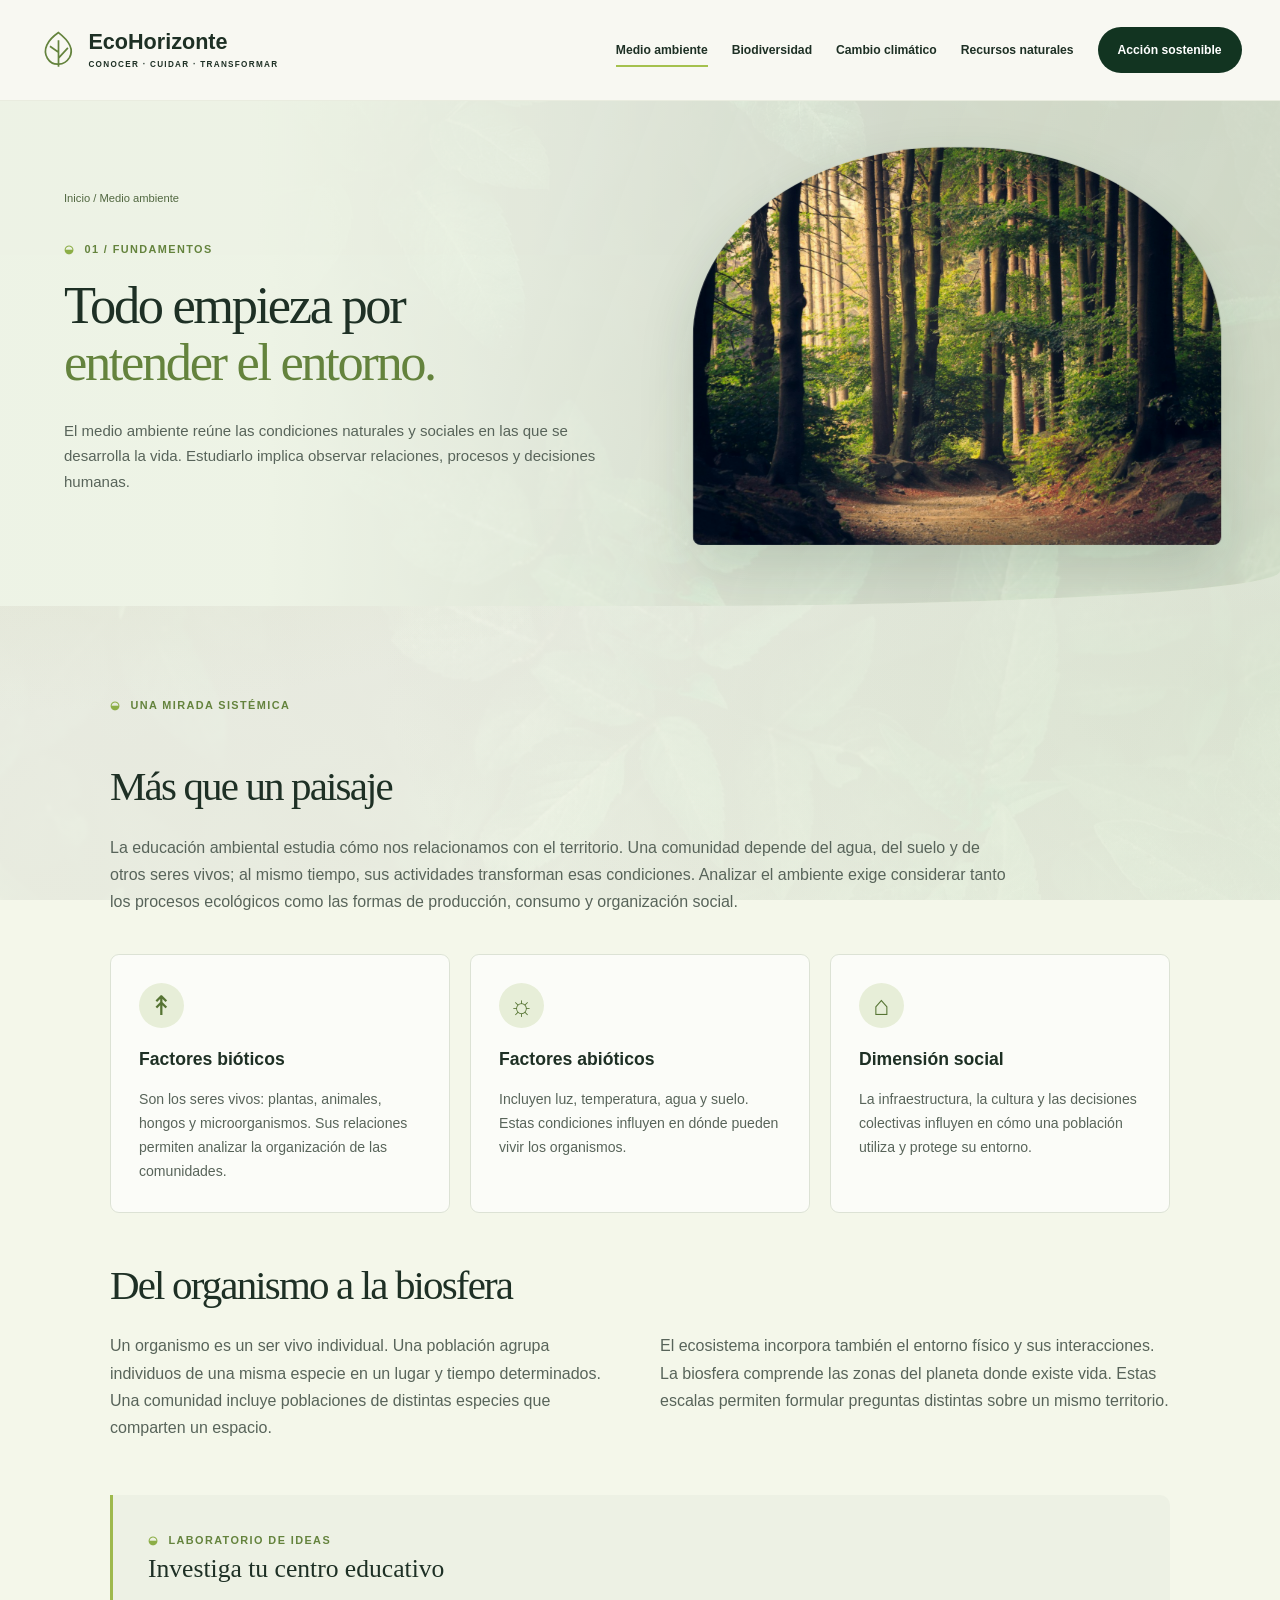
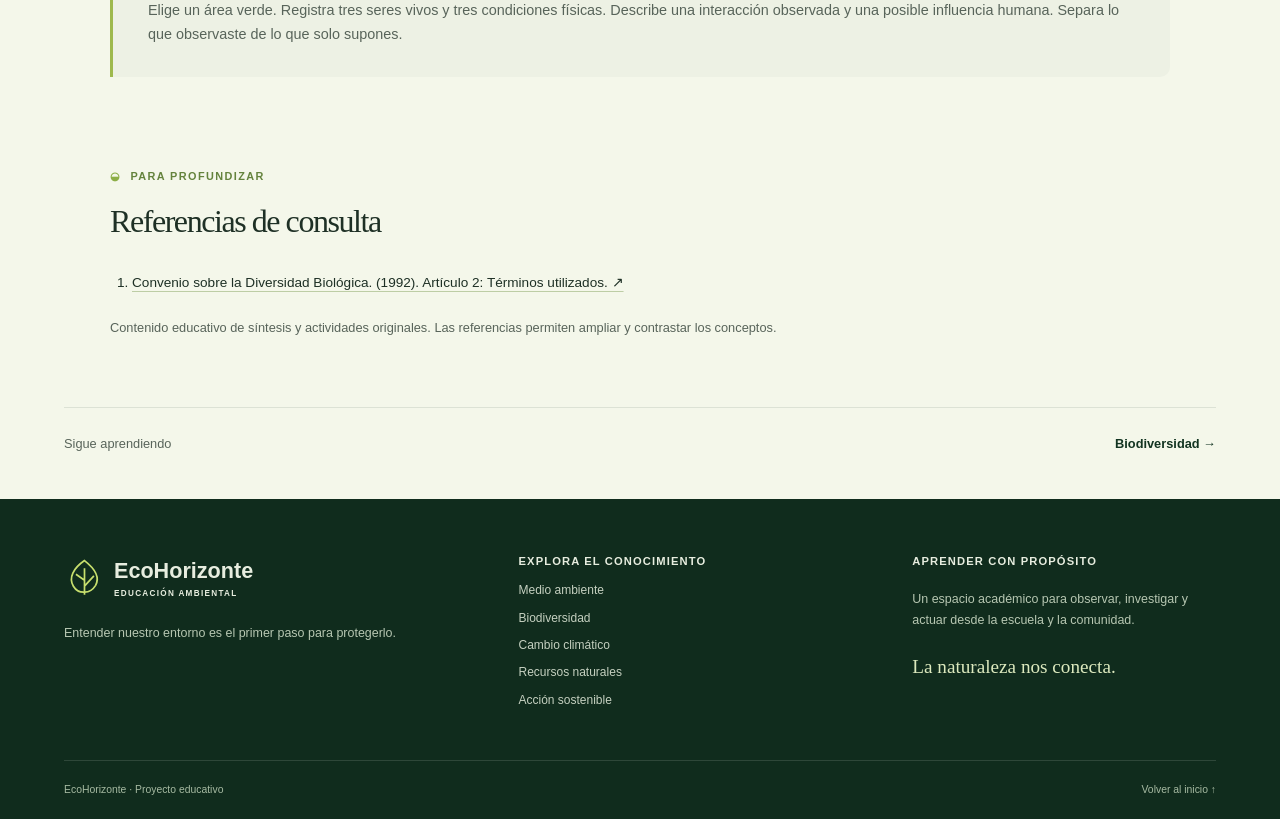
<file: medio-ambiente.html>
<!doctype html><html lang="es"><head><meta charset="utf-8"><meta name="viewport" content="width=device-width,initial-scale=1"><meta name="description" content="EcoHorizonte: educación ambiental, biodiversidad, clima y prácticas sostenibles."><meta name="theme-color" content="#123421"><title>Medio ambiente | EcoHorizonte</title><link rel="icon" href="assets/favicon.svg" type="image/svg+xml"><link rel="stylesheet" href="styles.css"><script src="script.js" defer></script></head><body><div class="ambient-background" aria-hidden="true"></div><a class="skip" href="#contenido">Saltar al contenido</a><header><div class="navwrap"><a class="brand" href="index.html" aria-label="EcoHorizonte, inicio"><svg viewBox="0 0 48 48" fill="none" aria-hidden="true"><path d="M24 3C11 12 5 23 11 33c6 10 20 9 26-1C43 21 33 10 24 3Z" stroke="currentColor" stroke-width="2"/><path d="M24 12v31M24 26 14 19m10 14 11-12" stroke="currentColor" stroke-width="2"/></svg><span>EcoHorizonte<small>CONOCER · CUIDAR · TRANSFORMAR</small></span></a><button class="menu-toggle" aria-expanded="false" aria-controls="menu">Menú <span aria-hidden="true">☰</span></button><nav id="menu" aria-label="Navegación principal"><a href="medio-ambiente.html" aria-current="page">Medio ambiente</a><a href="biodiversidad.html" >Biodiversidad</a><a href="cambio-climatico.html" >Cambio climático</a><a href="recursos-naturales.html" >Recursos naturales</a><a href="accion-sostenible.html" >Acción sostenible</a></nav></div></header><main id="contenido"><section class="page-hero"><div class="wrap page-hero-grid"><div><a class="breadcrumb" href="index.html">Inicio / Medio ambiente</a><p class="eyebrow">01 / FUNDAMENTOS</p><h1>Todo empieza por<br><em>entender el entorno.</em></h1><p>El medio ambiente reúne las condiciones naturales y sociales en las que se desarrolla la vida. Estudiarlo implica observar relaciones, procesos y decisiones humanas.</p></div><img src="assets/bosque.jpg" alt="Árboles y vegetación de un bosque"></div></section><section class="wrap section article-content"><p class="eyebrow">UNA MIRADA SISTÉMICA</p><h2>Más que un paisaje</h2><p>La educación ambiental estudia cómo nos relacionamos con el territorio. Una comunidad depende del agua, del suelo y de otros seres vivos; al mismo tiempo, sus actividades transforman esas condiciones. Analizar el ambiente exige considerar tanto los procesos ecológicos como las formas de producción, consumo y organización social.</p><div class="concept-grid"><article class="concept"><span class="icon">↟</span><h3>Factores bióticos</h3><p>Son los seres vivos: plantas, animales, hongos y microorganismos. Sus relaciones permiten analizar la organización de las comunidades.</p></article><article class="concept"><span class="icon">☼</span><h3>Factores abióticos</h3><p>Incluyen luz, temperatura, agua y suelo. Estas condiciones influyen en dónde pueden vivir los organismos.</p></article><article class="concept"><span class="icon">⌂</span><h3>Dimensión social</h3><p>La infraestructura, la cultura y las decisiones colectivas influyen en cómo una población utiliza y protege su entorno.</p></article></div><h2>Del organismo a la biosfera</h2><div class="reading-columns"><p>Un organismo es un ser vivo individual. Una población agrupa individuos de una misma especie en un lugar y tiempo determinados. Una comunidad incluye poblaciones de distintas especies que comparten un espacio.</p><p>El ecosistema incorpora también el entorno físico y sus interacciones. La biosfera comprende las zonas del planeta donde existe vida. Estas escalas permiten formular preguntas distintas sobre un mismo territorio.</p></div><aside class="activity"><span class="eyebrow">LABORATORIO DE IDEAS</span><h3>Investiga tu centro educativo</h3><p>Elige un área verde. Registra tres seres vivos y tres condiciones físicas. Describe una interacción observada y una posible influencia humana. Separa lo que observaste de lo que solo supones.</p></aside></section><section class="references wrap"><p class="eyebrow">PARA PROFUNDIZAR</p><h2>Referencias de consulta</h2><ol><li><a href="https://www.cbd.int/convention/articles?a=cbd-02" target="_blank" rel="noopener noreferrer">Convenio sobre la Diversidad Biológica. (1992). Artículo 2: Términos utilizados. ↗</a></li></ol><p class="small">Contenido educativo de síntesis y actividades originales. Las referencias permiten ampliar y contrastar los conceptos.</p></section><div class="wrap next-page"><span>Sigue aprendiendo</span><a class="text-link" href="biodiversidad.html">Biodiversidad →</a></div></main><footer><div class="wrap footer-grid"><div><a class="brand" href="index.html"><svg viewBox="0 0 48 48" fill="none" aria-hidden="true"><path d="M24 3C11 12 5 23 11 33c6 10 20 9 26-1C43 21 33 10 24 3Z" stroke="currentColor" stroke-width="2"/><path d="M24 12v31M24 26 14 19m10 14 11-12" stroke="currentColor" stroke-width="2"/></svg><span>EcoHorizonte<small>EDUCACIÓN AMBIENTAL</small></span></a><p>Entender nuestro entorno es el primer paso para protegerlo.</p></div><div><h3>Explora el conocimiento</h3><div class="footer-links"><a href="medio-ambiente.html" aria-current="page">Medio ambiente</a><a href="biodiversidad.html" >Biodiversidad</a><a href="cambio-climatico.html" >Cambio climático</a><a href="recursos-naturales.html" >Recursos naturales</a><a href="accion-sostenible.html" >Acción sostenible</a></div></div><div><h3>Aprender con propósito</h3><p>Un espacio académico para observar, investigar y actuar desde la escuela y la comunidad.</p><span class="footer-tag">La naturaleza nos conecta.</span></div></div><div class="wrap footer-bottom"><span>EcoHorizonte · Proyecto educativo</span><a href="index.html">Volver al inicio ↑</a></div></footer></body></html>
</file>
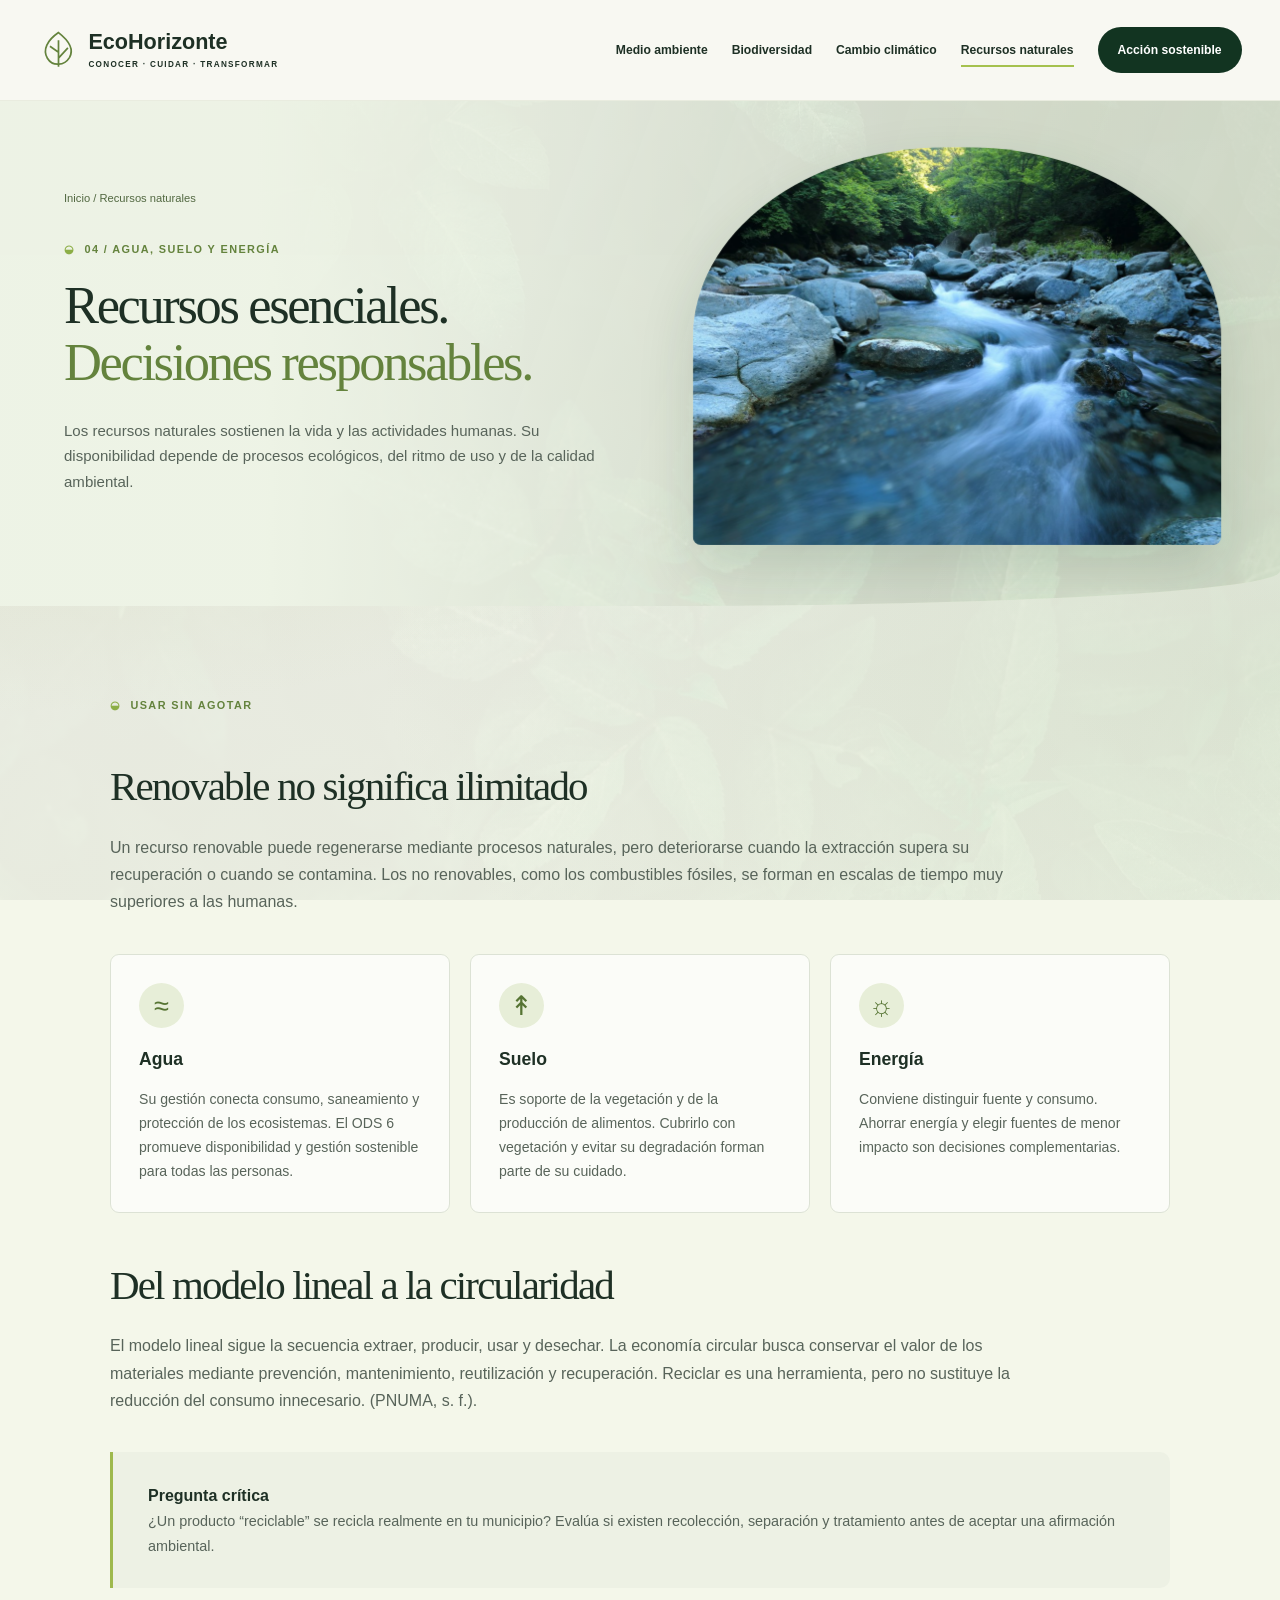
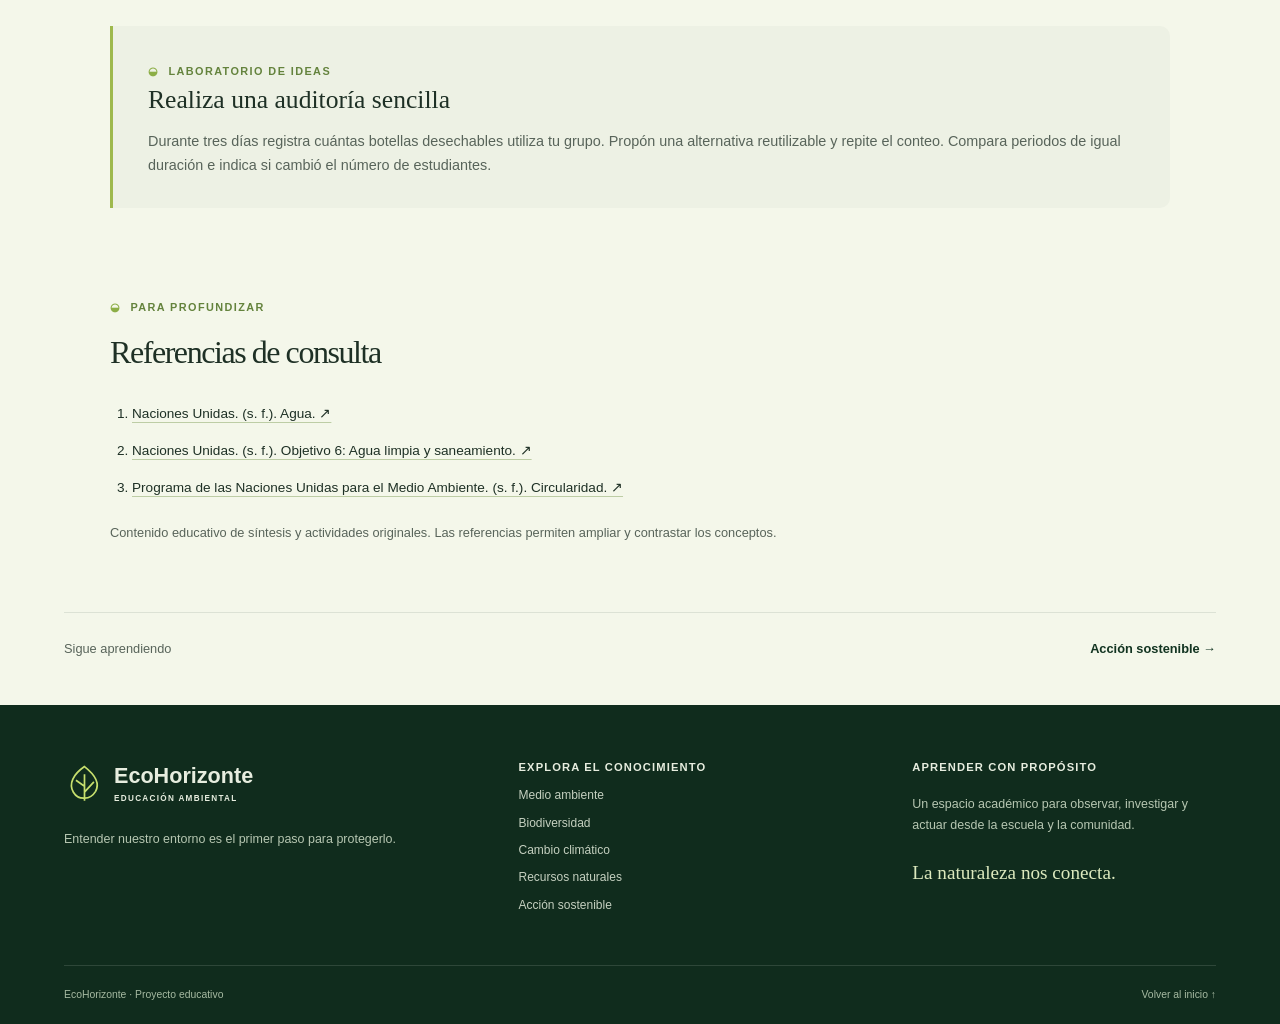
<file: recursos-naturales.html>
<!doctype html><html lang="es"><head><meta charset="utf-8"><meta name="viewport" content="width=device-width,initial-scale=1"><meta name="description" content="EcoHorizonte: educación ambiental, biodiversidad, clima y prácticas sostenibles."><meta name="theme-color" content="#123421"><title>Recursos naturales | EcoHorizonte</title><link rel="icon" href="assets/favicon.svg" type="image/svg+xml"><link rel="stylesheet" href="styles.css"><script src="script.js" defer></script></head><body><div class="ambient-background" aria-hidden="true"></div><a class="skip" href="#contenido">Saltar al contenido</a><header><div class="navwrap"><a class="brand" href="index.html" aria-label="EcoHorizonte, inicio"><svg viewBox="0 0 48 48" fill="none" aria-hidden="true"><path d="M24 3C11 12 5 23 11 33c6 10 20 9 26-1C43 21 33 10 24 3Z" stroke="currentColor" stroke-width="2"/><path d="M24 12v31M24 26 14 19m10 14 11-12" stroke="currentColor" stroke-width="2"/></svg><span>EcoHorizonte<small>CONOCER · CUIDAR · TRANSFORMAR</small></span></a><button class="menu-toggle" aria-expanded="false" aria-controls="menu">Menú <span aria-hidden="true">☰</span></button><nav id="menu" aria-label="Navegación principal"><a href="medio-ambiente.html" >Medio ambiente</a><a href="biodiversidad.html" >Biodiversidad</a><a href="cambio-climatico.html" >Cambio climático</a><a href="recursos-naturales.html" aria-current="page">Recursos naturales</a><a href="accion-sostenible.html" >Acción sostenible</a></nav></div></header><main id="contenido"><section class="page-hero"><div class="wrap page-hero-grid"><div><a class="breadcrumb" href="index.html">Inicio / Recursos naturales</a><p class="eyebrow">04 / AGUA, SUELO Y ENERGÍA</p><h1>Recursos esenciales.<br><em>Decisiones responsables.</em></h1><p>Los recursos naturales sostienen la vida y las actividades humanas. Su disponibilidad depende de procesos ecológicos, del ritmo de uso y de la calidad ambiental.</p></div><img src="assets/agua.jpg" alt="Agua en un entorno natural"></div></section><section class="wrap section article-content"><p class="eyebrow">USAR SIN AGOTAR</p><h2>Renovable no significa ilimitado</h2><p>Un recurso renovable puede regenerarse mediante procesos naturales, pero deteriorarse cuando la extracción supera su recuperación o cuando se contamina. Los no renovables, como los combustibles fósiles, se forman en escalas de tiempo muy superiores a las humanas.</p><div class="concept-grid"><article class="concept"><span class="icon">≈</span><h3>Agua</h3><p>Su gestión conecta consumo, saneamiento y protección de los ecosistemas. El ODS 6 promueve disponibilidad y gestión sostenible para todas las personas.</p></article><article class="concept"><span class="icon">↟</span><h3>Suelo</h3><p>Es soporte de la vegetación y de la producción de alimentos. Cubrirlo con vegetación y evitar su degradación forman parte de su cuidado.</p></article><article class="concept"><span class="icon">☼</span><h3>Energía</h3><p>Conviene distinguir fuente y consumo. Ahorrar energía y elegir fuentes de menor impacto son decisiones complementarias.</p></article></div><h2>Del modelo lineal a la circularidad</h2><p>El modelo lineal sigue la secuencia extraer, producir, usar y desechar. La economía circular busca conservar el valor de los materiales mediante prevención, mantenimiento, reutilización y recuperación. Reciclar es una herramienta, pero no sustituye la reducción del consumo innecesario. (PNUMA, s. f.).</p><div class="callout"><strong>Pregunta crítica</strong><p>¿Un producto “reciclable” se recicla realmente en tu municipio? Evalúa si existen recolección, separación y tratamiento antes de aceptar una afirmación ambiental.</p></div><aside class="activity"><span class="eyebrow">LABORATORIO DE IDEAS</span><h3>Realiza una auditoría sencilla</h3><p>Durante tres días registra cuántas botellas desechables utiliza tu grupo. Propón una alternativa reutilizable y repite el conteo. Compara periodos de igual duración e indica si cambió el número de estudiantes.</p></aside></section><section class="references wrap"><p class="eyebrow">PARA PROFUNDIZAR</p><h2>Referencias de consulta</h2><ol><li><a href="https://www.un.org/es/global-issues/water" target="_blank" rel="noopener noreferrer">Naciones Unidas. (s. f.). Agua. ↗</a></li><li><a href="https://sdgs.un.org/goals/goal6" target="_blank" rel="noopener noreferrer">Naciones Unidas. (s. f.). Objetivo 6: Agua limpia y saneamiento. ↗</a></li><li><a href="https://www.unep.org/es/circularidad" target="_blank" rel="noopener noreferrer">Programa de las Naciones Unidas para el Medio Ambiente. (s. f.). Circularidad. ↗</a></li></ol><p class="small">Contenido educativo de síntesis y actividades originales. Las referencias permiten ampliar y contrastar los conceptos.</p></section><div class="wrap next-page"><span>Sigue aprendiendo</span><a class="text-link" href="accion-sostenible.html">Acción sostenible →</a></div></main><footer><div class="wrap footer-grid"><div><a class="brand" href="index.html"><svg viewBox="0 0 48 48" fill="none" aria-hidden="true"><path d="M24 3C11 12 5 23 11 33c6 10 20 9 26-1C43 21 33 10 24 3Z" stroke="currentColor" stroke-width="2"/><path d="M24 12v31M24 26 14 19m10 14 11-12" stroke="currentColor" stroke-width="2"/></svg><span>EcoHorizonte<small>EDUCACIÓN AMBIENTAL</small></span></a><p>Entender nuestro entorno es el primer paso para protegerlo.</p></div><div><h3>Explora el conocimiento</h3><div class="footer-links"><a href="medio-ambiente.html" >Medio ambiente</a><a href="biodiversidad.html" >Biodiversidad</a><a href="cambio-climatico.html" >Cambio climático</a><a href="recursos-naturales.html" aria-current="page">Recursos naturales</a><a href="accion-sostenible.html" >Acción sostenible</a></div></div><div><h3>Aprender con propósito</h3><p>Un espacio académico para observar, investigar y actuar desde la escuela y la comunidad.</p><span class="footer-tag">La naturaleza nos conecta.</span></div></div><div class="wrap footer-bottom"><span>EcoHorizonte · Proyecto educativo</span><a href="index.html">Volver al inicio ↑</a></div></footer></body></html>
</file>
<file: styles.css>
:root{--forest:#123421;--deep:#102c1d;--lime:#c7df6d;--olive:#64833d;--paper:#f8f8f2;--ink:#1e3025;--muted:#58645a;--line:#dce2d5}*{box-sizing:border-box}body{margin:0;background:var(--paper);color:var(--ink);font-family:Arial,Helvetica,sans-serif;font-size:16px;line-height:1.7}a{color:inherit;text-decoration:none}button,input{font:inherit}button,a,input{touch-action:manipulation}button{cursor:pointer}img{max-width:100%;display:block}h1,h2,h3,p{margin-top:0}h1,h2{font-family:Georgia,'Times New Roman',serif;font-weight:400;letter-spacing:-.045em;line-height:1.09}h1{font-size:clamp(2.9rem,5.1vw,5.3rem);margin-bottom:26px}h2{font-size:clamp(2.1rem,3.2vw,3.5rem);margin-bottom:25px}h3{line-height:1.3;font-size:1.1rem}em{font-style:normal;color:var(--olive)}p{color:var(--muted)}.wrap{width:min(1240px,90%);margin-inline:auto}.section{padding-block:90px}.eyebrow{font-size:.68rem;font-weight:700;letter-spacing:.13em;color:var(--olive);margin-bottom:19px}.eyebrow:before{content:'◒';display:inline-block;margin-right:9px;color:#8cae46}.small{font-size:.8rem}.skip{position:fixed;top:-100px;left:15px;background:var(--lime);padding:12px;z-index:99}.skip:focus{top:10px}:focus-visible{outline:3px solid #8ba632;outline-offset:5px}header{background:var(--paper);position:relative;z-index:10;border-bottom:1px solid #e9ecdf}.navwrap{width:min(1380px,94%);margin:auto;min-height:100px;display:flex;align-items:center;justify-content:space-between;gap:30px}.brand{display:flex;align-items:center;gap:9px;line-height:1.1;font-weight:700;font-size:1.35rem;white-space:nowrap}.brand svg{width:41px;height:49px;color:var(--olive)}.brand small{display:block;font-size:.51rem;font-weight:600;letter-spacing:.16em;margin-top:8px}nav{display:flex;align-items:center;gap:24px}nav a{font-size:.76rem;font-weight:600;padding:14px 0;position:relative}nav a:after{content:'';position:absolute;bottom:7px;left:0;width:0;height:2px;background:#a5c14e;transition:width .2s}nav a:hover:after,nav a[aria-current]:after{width:100%}nav a:last-child{background:var(--forest);color:white;border-radius:40px;padding:13px 20px}nav a:last-child:after{display:none}nav a:last-child:hover{background:#2f5334}.menu-toggle{display:none}.hero{min-height:640px;position:relative;overflow:hidden;background:var(--forest);color:white}.hero-photo{position:absolute;right:0;width:63%;height:100%;object-fit:cover}.hero-shape{position:absolute;left:-15%;top:-20%;width:78%;height:120%;background:var(--forest);border-radius:0 48% 47% 0;transform:rotate(-5deg)}.hero-content{position:relative;padding-block:95px 115px}.hero h1{max-width:690px}.hero h1 em{color:var(--lime)}.hero-content>p:not(.eyebrow){color:#d1ddcb;max-width:440px;font-size:.94rem;line-height:1.8}.hero .eyebrow{color:#c2d193;font-size:.65rem}.button{display:inline-flex;align-items:center;justify-content:center;gap:32px;border:1px solid transparent;background:var(--lime);color:#172c19;padding:13px 24px;border-radius:50px;font-size:.8rem;line-height:1.5;font-weight:700;transition:background .2s,transform .2s}.button:hover{background:#d9ee95;transform:translateY(-2px)}.hero .button{margin-top:15px}.hero-note{display:block;font-size:.68rem;color:#c1d0ba;margin-top:20px}.wave{position:absolute;height:80px;bottom:-44px;left:-3%;width:108%;background:var(--paper);border-radius:48% 55% 0 0/75% 85% 0 0;transform:rotate(-1.4deg)}.section-heading{display:flex;align-items:center;justify-content:space-between;gap:70px;margin-bottom:35px}.section-heading h2{margin:0}.section-heading>p{max-width:390px;font-size:.88rem}.topic-grid{display:grid;grid-template-columns:repeat(5,1fr);gap:14px}.topic{position:relative;border:1px solid var(--line);padding:27px 20px;border-radius:9px;background:linear-gradient(140deg,#ffffff7a,transparent);transition:transform .2s,box-shadow .2s}.topic:hover{transform:translateY(-6px);box-shadow:0 12px 25px #1234210d}.topic-num{color:#91a17a;font-size:.63rem}.topic-leaf{display:block;width:51px;height:56px;color:var(--olive);background:#eaf0d9;border-radius:50%;padding:7px;margin:19px 0}.topic h3{font-family:Georgia,serif;font-weight:400;font-size:1.32rem}.topic p{font-size:.78rem;margin-bottom:30px}.text-link{font-size:.8rem;font-weight:700;display:inline-block;color:var(--forest)}.text-link:hover{text-decoration:underline;text-underline-offset:5px}.topic .text-link{font-size:.7rem}.dark-band{background:var(--forest);color:var(--paper);padding-block:65px;border-radius:45% 0 0 0/16px 0 0 0}.dark-band h2{margin:0}.dark-band p{color:#cbd8c7}.dark-band .eyebrow{color:var(--lime)}.band-grid{display:grid;grid-template-columns:1fr 1fr;align-items:center;gap:100px}.band-grid>p{font-size:.92rem;margin:0}.photo-grid{display:grid;grid-template-columns:repeat(3,1fr);gap:24px}.photo-card{border:1px solid var(--line);border-radius:10px;overflow:hidden;background:#fff}.photo-card img{width:100%;height:240px;object-fit:cover;transition:filter .2s}.photo-card:hover img{filter:brightness(1.09)}.photo-card>div{padding:18px 21px}.photo-card small{font-size:.57rem;letter-spacing:.15em;color:var(--olive)}.photo-card h3{font-family:Georgia,serif;font-size:1.25rem;font-weight:400;margin:7px 0 0}.photo-card h3 span{float:right}.process{padding-block:75px}.steps{display:grid;grid-template-columns:repeat(4,1fr);gap:50px;margin-top:48px}.steps span{display:grid;place-items:center;background:#ecf2db;color:var(--forest);width:48px;height:48px;border-radius:50%;font-family:Georgia,serif}.steps h3{margin:18px 0 10px}.steps p{font-size:.8rem;margin:0}footer{background:var(--deep);color:#e7eddf;padding:55px 0 20px}footer p{color:#b7c7b2;font-size:.78rem;margin:20px 0 0}footer .brand svg{color:var(--lime)}.footer-grid{display:grid;grid-template-columns:1.2fr 1fr 1fr;gap:90px}footer h3{font-size:.7rem;text-transform:uppercase;letter-spacing:.1em}.footer-links{display:grid;gap:7px;font-size:.75rem;color:#c5d0c0}.footer-links a:hover{color:var(--lime)}.footer-tag{display:block;margin-top:20px;font-family:Georgia,serif;font-size:1.2rem;color:#dce9be}.footer-bottom{border-top:1px solid #ffffff20;margin-top:50px;padding-top:20px;display:flex;justify-content:space-between;font-size:.65rem;color:#a6baa2}.page-hero{background:#eaf0df;padding-block:50px 65px;border-radius:0 0 48% 0/0 0 35px 0}.page-hero-grid{display:grid;grid-template-columns:1.1fr 1fr;align-items:center;gap:65px}.page-hero h1{font-size:clamp(2.7rem,4.1vw,4.3rem)}.page-hero p:not(.eyebrow){max-width:620px;font-size:.94rem}.page-hero img{width:100%;height:390px;object-fit:cover;border-radius:48% 48% 8px 8px}.breadcrumb{display:inline-block;font-size:.7rem;color:#526841;margin-bottom:32px}.article-content{max-width:1060px}.article-content>p{max-width:900px}.article-content h2:not(:first-child){margin-top:50px}.concept-grid{display:grid;grid-template-columns:repeat(3,1fr);gap:20px;margin:38px 0 45px}.concept{border:1px solid var(--line);border-radius:9px;padding:28px}.icon{display:grid;place-items:center;background:#e7eed8;color:#567433;border-radius:50%;width:45px;height:45px;font-size:1.7rem;margin-bottom:20px}.concept p{font-size:.88rem;margin-bottom:0}.reading-columns{display:grid;grid-template-columns:1fr 1fr;gap:40px}.reading-columns h3{color:var(--olive)}.activity,.callout{border-left:3px solid #9eb94d;background:#edf1e4;padding:30px 35px;margin:38px 0 0;border-radius:0 10px 10px 0}.activity h3{font-family:Georgia,serif;font-weight:400;font-size:1.6rem;margin-bottom:12px}.activity p,.callout p{margin-bottom:0;font-size:.9rem}.references{max-width:1060px;padding:0 0 55px}.references h2{font-size:2rem}.references ol{padding-left:22px}.references li{padding:7px 0;font-size:.85rem;overflow-wrap:anywhere}.references a{text-decoration:underline;text-decoration-color:#bdcda5;text-underline-offset:4px}.next-page{border-top:1px solid var(--line);padding-block:25px 45px;display:flex;justify-content:space-between;align-items:center}.next-page>span{font-size:.8rem;color:var(--muted)}.project-steps{display:grid;grid-template-columns:repeat(4,1fr);gap:25px;margin-top:35px}.project-steps span{font-family:Georgia,serif;color:#75934a;font-size:2rem}.project-steps h3{margin:10px 0}.project-steps p{font-size:.85rem}.planner{margin-top:45px;padding:38px;border:1px solid #bbcba6;border-radius:12px;background:#f1f4e9}.planner h2{margin-top:0!important}.check-row{display:flex;align-items:center;gap:15px;padding:15px 0;border-bottom:1px solid var(--line);cursor:pointer;font-size:.9rem}.check-row input{width:21px;height:21px;accent-color:var(--forest);flex-shrink:0}.button-row{display:flex;gap:12px;flex-wrap:wrap}.secondary{background:transparent;border-color:#aab99c}.secondary:hover{background:#e0e8cf}#plan-status{font-size:.85rem;margin-top:20px;font-weight:700;color:var(--forest)}
@media(min-width:1500px){.hero-photo{width:60%}}@media(max-width:1050px){nav{gap:13px}nav a{font-size:.65rem}.brand{font-size:1.15rem}.topic-grid{grid-template-columns:repeat(3,1fr)}.hero-shape{width:88%}.footer-grid{gap:40px}.page-hero-grid{gap:35px}.page-hero img{height:340px}.steps{gap:25px}}@media(max-width:760px){.navwrap{min-height:80px;width:90%;gap:10px}.brand{font-size:1.15rem}.brand small{font-size:.45rem}.brand svg{width:34px}.menu-toggle{display:flex;gap:12px;align-items:center;border:1px solid #bbc8ad;border-radius:30px;background:transparent;padding:9px 15px;font-size:.8rem}nav{display:none;position:absolute;left:0;right:0;top:80px;background:var(--paper);padding:18px 5% 25px;box-shadow:0 15px 18px #12342112}nav.is-open{display:flex;flex-direction:column;align-items:stretch;gap:5px}nav a{font-size:.88rem;padding:10px}nav a:after{display:none}.hero{min-height:760px}.hero-photo{width:100%;height:310px;bottom:0}.hero-shape{left:0;top:0;width:100%;height:505px;transform:none;border-radius:0 0 45% 0/0 0 50px 0}.hero-content{padding:48px 0 310px}.hero h1{font-size:2.9rem}.hero-content>p:not(.eyebrow){font-size:.88rem;max-width:95%}.hero .eyebrow{font-size:.54rem}.hero-note{display:none}.hero .button{margin-top:5px}.wave{bottom:-60px}.section{padding-block:55px}.section-heading{display:block;margin-bottom:28px}.section-heading>p{margin-top:22px}.section-heading>.text-link,.section-heading>.button{margin-top:22px}.topic-grid{grid-template-columns:1fr 1fr;gap:12px}.topic{padding:20px 15px}.topic h3{font-size:1.2rem}.topic p{margin-bottom:18px}.topic:last-child{grid-column:span 2}.topic-leaf{margin-block:12px}.band-grid{grid-template-columns:1fr;gap:25px}.dark-band{padding-block:50px}.photo-grid{grid-template-columns:1fr;gap:20px}.photo-card img{height:240px}.steps{grid-template-columns:1fr 1fr;gap:32px}.footer-grid{grid-template-columns:1fr;gap:30px}.footer-grid>div:first-child p{max-width:290px}.footer-links{grid-template-columns:1fr 1fr;gap:10px}.footer-bottom{gap:20px}.page-hero{padding-block:28px 45px}.page-hero-grid{grid-template-columns:1fr;gap:25px}.page-hero img{height:240px;border-radius:45% 45% 8px 8px}.page-hero h1{font-size:2.8rem}.breadcrumb{margin-bottom:23px}.concept-grid{grid-template-columns:1fr;gap:15px;margin:28px 0}.concept{padding:24px}.reading-columns{grid-template-columns:1fr;gap:12px}.activity,.callout{padding:24px}.project-steps{grid-template-columns:1fr 1fr;gap:20px}.planner{padding:25px 18px}.references{padding-bottom:30px}.next-page{gap:25px}.article-content h2:not(:first-child){margin-top:32px}}
@media(prefers-reduced-motion:reduce){*{transition:none!important;scroll-behavior:auto!important}}@media print{header,footer,.hero,.next-page,.button-row{display:none}.section{padding:20px 0}.page-hero{background:none}.page-hero img{height:160px}.wrap{width:100%}.concept,.activity{break-inside:avoid}body{font-size:11pt;background:white}h1{font-size:28pt}h2{font-size:22pt}}

/* Paisajes y profundidad */
body{isolation:isolate;background:#f4f7ea}.ambient-background{position:fixed;inset:0;z-index:-1;pointer-events:none;background:radial-gradient(ellipse at 0 30%,#b9cf7b36,transparent 50%),radial-gradient(ellipse at 100% 75%,#91b78028,transparent 50%),linear-gradient(#f8f8f2eb,#f3f6e9f2),url('assets/hojas.jpg') center/cover}.hero{isolation:isolate}.hero-slides{position:absolute;inset:0;z-index:-3;overflow:hidden}.hero-slides .hero-photo{width:68%;height:110%;top:-5%;right:-3%;opacity:0;transform:translate3d(var(--image-x,0px),var(--image-y,0px),0) scale(1.04);transition:opacity 1.4s ease,transform .8s ease;object-fit:cover}.hero-slides .hero-photo.active{opacity:1}.hero-shape{z-index:-1;background:linear-gradient(120deg,#102c1dfc 40%,#153f28f5);box-shadow:30px 0 85px #0a281c40}.nature-haze{position:absolute;inset:0;z-index:-2;pointer-events:none;background:linear-gradient(90deg,#102c1d70,transparent 65%),radial-gradient(ellipse at 85% 20%,#e1ed9940,transparent 55%)}.hero-content{pointer-events:none}.hero-content a{pointer-events:auto}.landscape-controls{position:absolute;right:5%;bottom:83px;display:flex;align-items:center;gap:11px;color:white;padding:9px 13px;border:1px solid #ffffff55;background:#102c1dc9;backdrop-filter:blur(12px);border-radius:50px;z-index:2}.landscape-controls button{color:#fff;background:#ffffff10;border:1px solid #ffffff40;border-radius:50%;height:34px;min-width:34px;line-height:1;font-size:.9rem}.landscape-controls button:hover{background:#c7df6d;color:#123421}.landscape-label{font-size:.65rem;letter-spacing:.06em;min-width:113px;text-align:center}.landscape-controls .landscape-pause{border-radius:30px;padding:0 12px;font-size:.65rem}.wave{z-index:3}.photo-card{transform:perspective(900px) rotateX(var(--tilt-x,0deg)) rotateY(var(--tilt-y,0deg));transition:transform .35s ease,box-shadow .35s ease;will-change:transform}.photo-card:hover{box-shadow:0 18px 40px #12342125}.photo-card img{transition:transform .8s ease,filter .5s ease}.photo-card:hover img{transform:scale(1.035)}.photo-card{overflow:hidden}.page-hero{position:relative;isolation:isolate;overflow:hidden;background:linear-gradient(110deg,#edf3e5fa 40%,#deebcbdb)}.page-hero:before{content:'';position:absolute;inset:0;z-index:-1;background:linear-gradient(90deg,#edf3e5 20%,#edf3e5c9 70%),url('assets/hojas.jpg') right center/cover;opacity:.55}.page-hero img{transform:translate3d(var(--image-x,0px),var(--image-y,0px),0) scale(1.02);transition:transform .7s ease;box-shadow:0 22px 55px #173f2726}.topic{background:#ffffffe0}.concept{background:#ffffffa6}.section-heading h2{position:relative}.hero .eyebrow{color:#d4e3ad}.landscape-controls button:focus-visible{outline-color:var(--lime)}
@media(max-width:760px){.hero-slides .hero-photo{width:100%;height:330px;top:auto;bottom:-5px;right:0}.hero-shape{height:505px}.hero{min-height:810px}.hero-content{padding-bottom:360px}.landscape-controls{right:50%;transform:translateX(50%);bottom:55px;width:max-content;max-width:92%;gap:7px}.hero-slides .hero-photo{object-position:center}.page-hero img{transform:none}.photo-card{transform:none!important}.ambient-background{background:radial-gradient(ellipse at 0 20%,#c5db9245,transparent 65%),#f5f7ed}}
@media(prefers-reduced-motion:reduce){.hero-slides .hero-photo,.page-hero img,.photo-card,.photo-card:hover img{transform:none!important}.hero-slides .hero-photo{transition:none}.ambient-background{background:#f5f7ed}}
</file>
